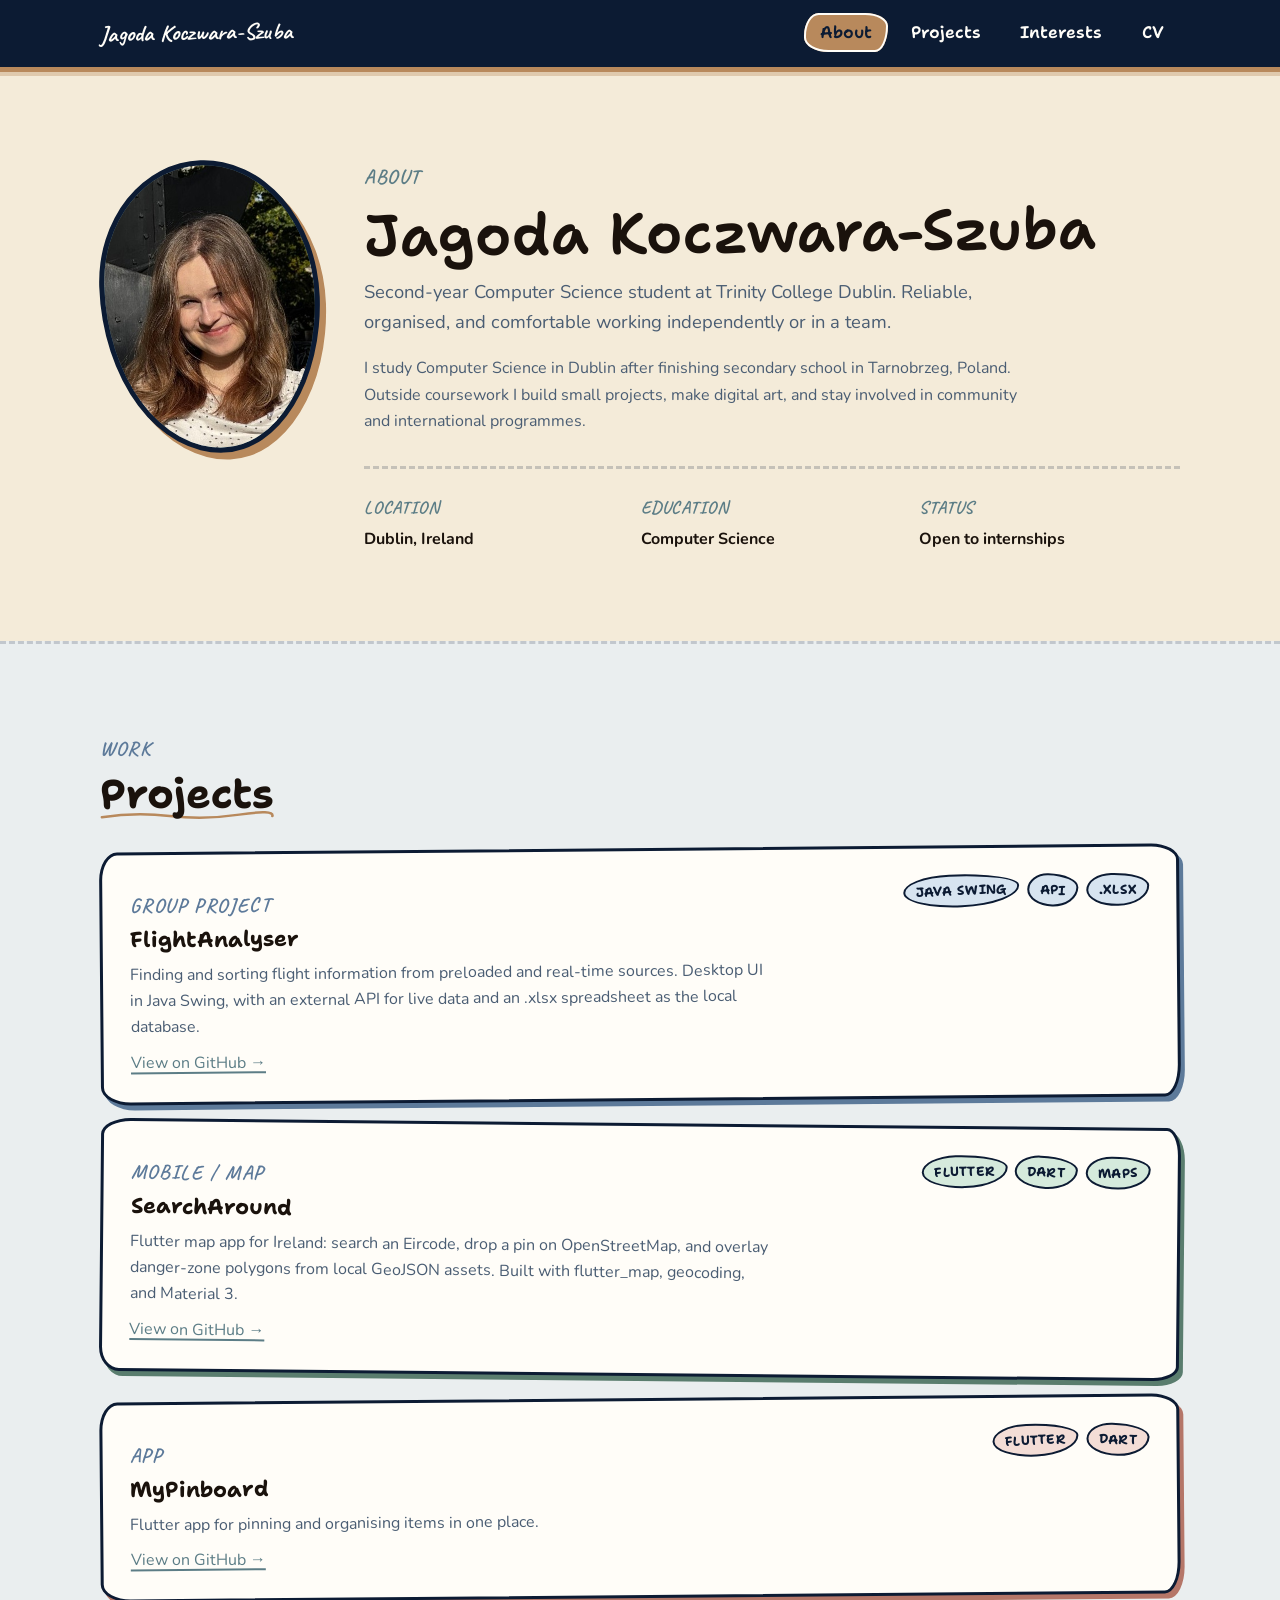
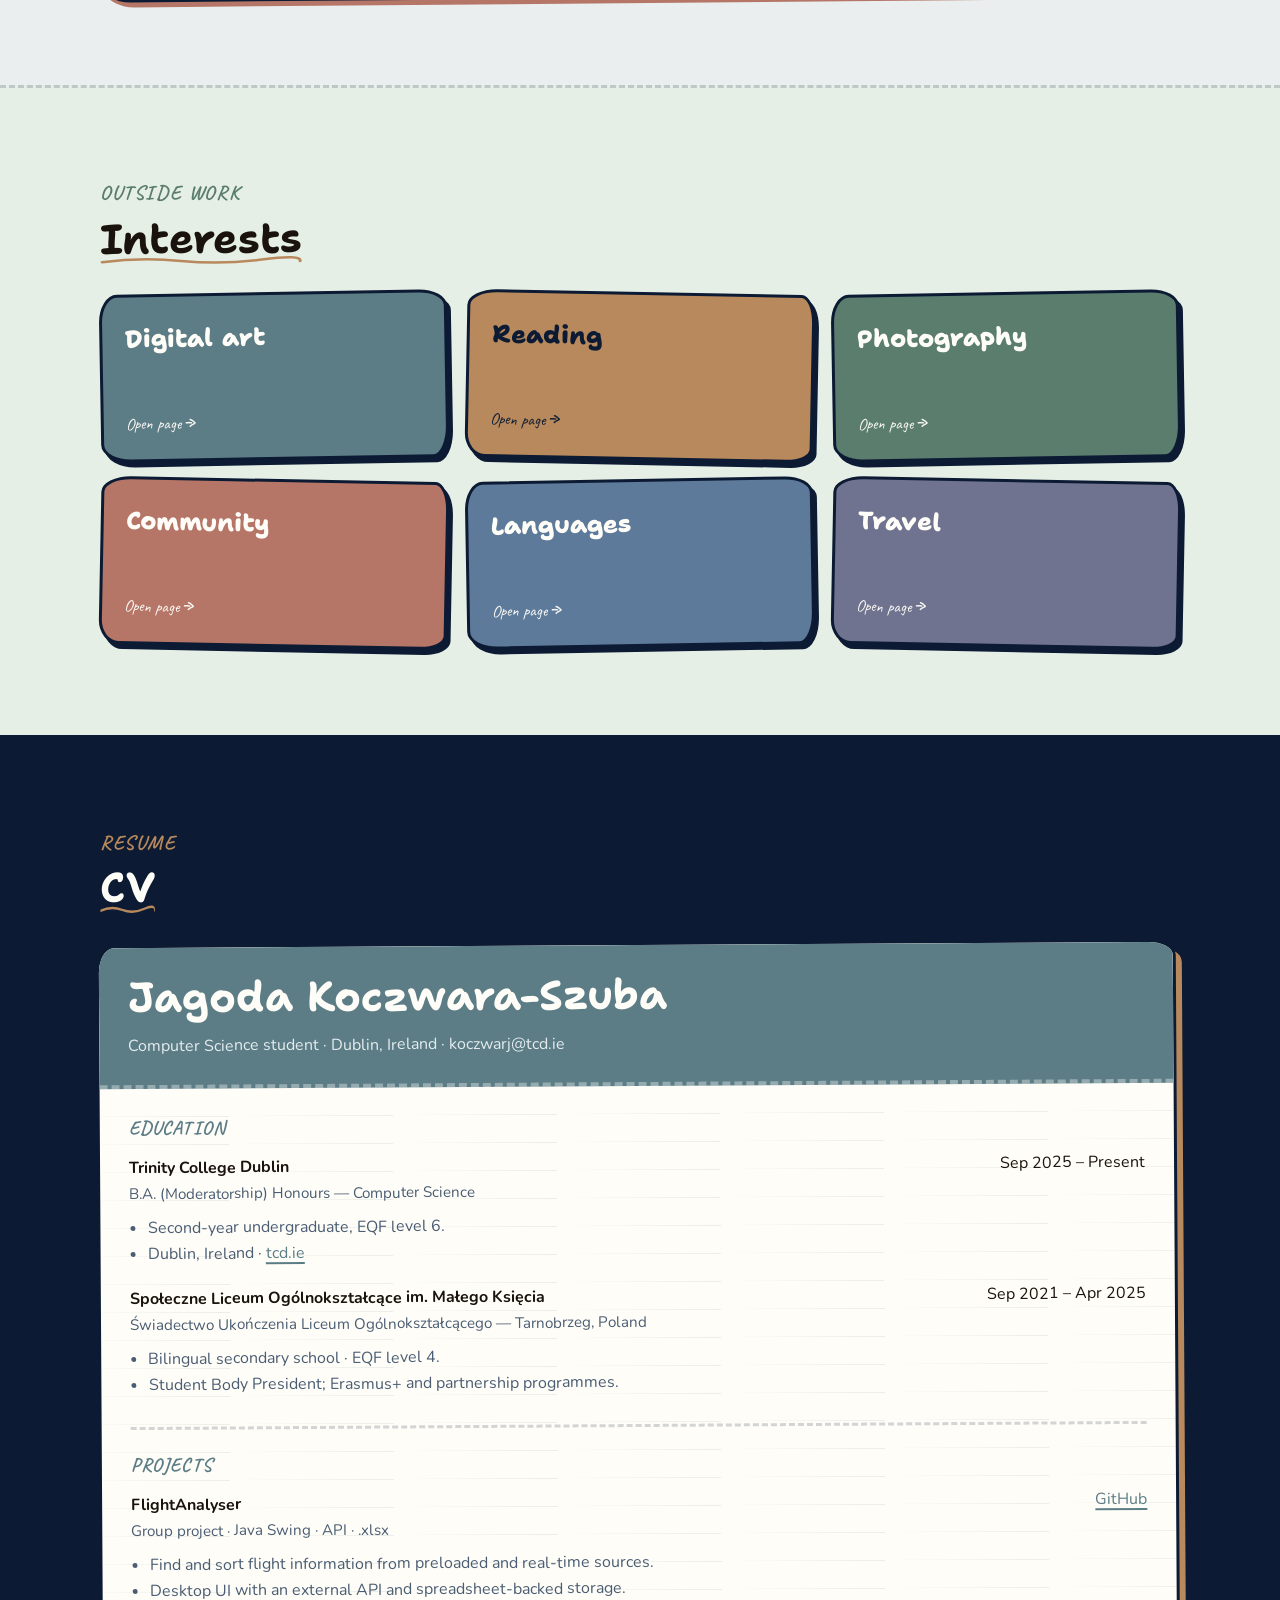
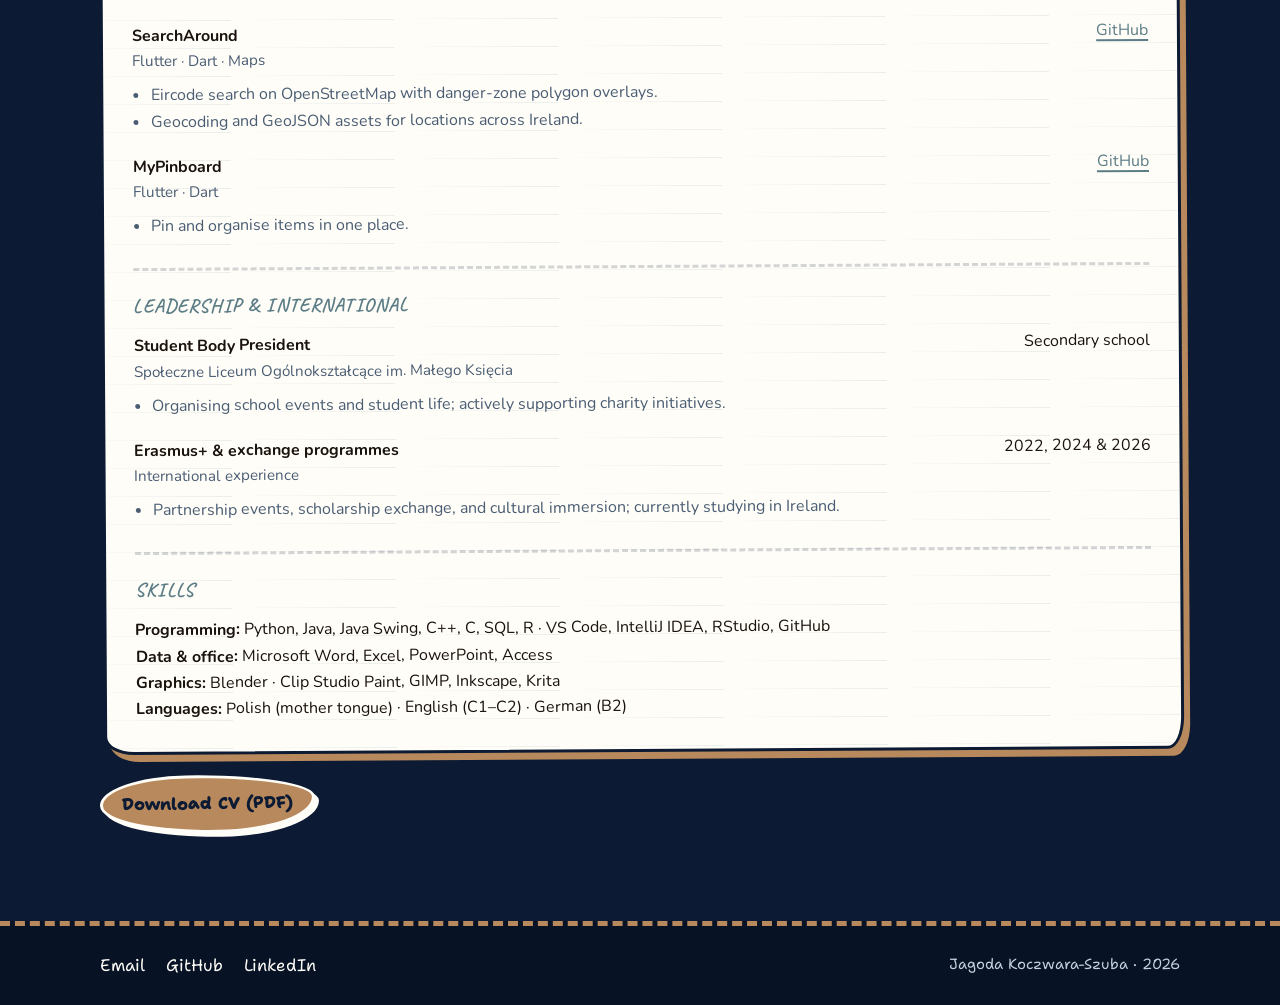
<file: index.html>
<!DOCTYPE html>
<html lang="en">
<head>
  <meta charset="UTF-8">
  <meta name="viewport" content="width=device-width, initial-scale=1.0">
  <title>Jagoda Koczwara-Szuba · Portfolio</title>
  <meta name="description" content="Second-year Computer Science student at Trinity College Dublin — projects, interests, and CV.">
  <link rel="icon" href="favicon.svg" type="image/svg+xml">
  <link rel="preconnect" href="https://fonts.googleapis.com">
  <link rel="preconnect" href="https://fonts.gstatic.com" crossorigin>
  <link href="https://fonts.googleapis.com/css2?family=Caveat:wght@600;700&family=Nunito:ital,wght@0,400;0,600;0,700;0,800;1,400&family=Shantell+Sans:ital,wght@0,400;0,500;0,600;0,700;0,800;1,400&display=swap" rel="stylesheet">
  <link rel="stylesheet" href="css/style.css?v=sketch19">
</head>
<body>
  <a class="skip-link" href="#about">Skip to content</a>

  <header class="nav">
    <div class="wrap nav-inner">
      <a class="brand" href="#about">Jagoda Koczwara-Szuba</a>
      <button class="nav-toggle" type="button" aria-expanded="false" aria-controls="nav-links" aria-label="Open menu">
        <span></span><span></span><span></span>
      </button>
      <ul class="nav-links" id="nav-links">
        <li><a href="#about">About</a></li>
        <li><a href="#projects">Projects</a></li>
        <li><a href="#interests">Interests</a></li>
        <li><a href="#cv">CV</a></li>
      </ul>
    </div>
  </header>

  <main>
    <section id="about" class="section section--peach">
      <div class="wrap about-grid">
        <div class="portrait">
          <img src="images/portrait.jpg?v=5" alt="Jagoda Koczwara-Szuba">
        </div>
        <div>
          <p class="eyebrow">About</p>
          <h1>Jagoda Koczwara-Szuba</h1>
          <p class="lede">Second-year Computer Science student at Trinity College Dublin. Reliable, organised, and comfortable working independently or in a team.</p>
          <p class="intro">I study Computer Science in Dublin after finishing secondary school in Tarnobrzeg, Poland. Outside coursework I build small projects, make digital art, and stay involved in community and international programmes.</p>
          <dl class="facts">
            <div>
              <dt>Location</dt>
              <dd>Dublin, Ireland</dd>
            </div>
            <div>
              <dt>Education</dt>
              <dd>Computer Science</dd>
            </div>
            <div>
              <dt>Status</dt>
              <dd>Open to internships</dd>
            </div>
          </dl>
        </div>
      </div>
    </section>

    <section id="projects" class="section section--ice">
      <div class="wrap">
        <p class="eyebrow">Work</p>
        <h2>Projects</h2>
        <div class="project-list">
          <article class="project-card project-card--sky">
            <div>
              <p class="eyebrow">Group project</p>
              <h3>FlightAnalyser</h3>
              <p>Finding and sorting flight information from preloaded and real-time sources. Desktop UI in Java Swing, with an external API for live data and an .xlsx spreadsheet as the local database.</p>
              <p><a href="https://github.com/IceryDev/Flight-Analyser" target="_blank" rel="noopener noreferrer">View on GitHub →</a></p>
            </div>
            <div class="tags">
              <span class="tag">Java Swing</span>
              <span class="tag">API</span>
              <span class="tag">.xlsx</span>
            </div>
          </article>
          <article class="project-card project-card--teal">
            <div>
              <p class="eyebrow">Mobile / map</p>
              <h3>SearchAround</h3>
              <p>Flutter map app for Ireland: search an Eircode, drop a pin on OpenStreetMap, and overlay danger-zone polygons from local GeoJSON assets. Built with flutter_map, geocoding, and Material 3.</p>
              <p><a href="https://github.com/jagoda-ks/SearchAround" target="_blank" rel="noopener noreferrer">View on GitHub →</a></p>
            </div>
            <div class="tags">
              <span class="tag">Flutter</span>
              <span class="tag">Dart</span>
              <span class="tag">Maps</span>
            </div>
          </article>
          <article class="project-card project-card--coral">
            <div>
              <p class="eyebrow">App</p>
              <h3>MyPinboard</h3>
              <p>Flutter app for pinning and organising items in one place.</p>
              <p><a href="https://github.com/jagoda-ks/MyPinboard/" target="_blank" rel="noopener noreferrer">View on GitHub →</a></p>
            </div>
            <div class="tags">
              <span class="tag">Flutter</span>
              <span class="tag">Dart</span>
            </div>
          </article>
        </div>
      </div>
    </section>

    <section id="interests" class="section section--mint">
      <div class="wrap">
        <p class="eyebrow">Outside work</p>
        <h2>Interests</h2>
        <div class="interest-grid">
          <a class="interest-btn interest-btn--berry" href="interests/photography.html">
            <strong>Digital art</strong>
            <span>Open page →</span>
          </a>
          <a class="interest-btn interest-btn--gold" href="interests/reading.html">
            <strong>Reading</strong>
            <span>Open page →</span>
          </a>
          <a class="interest-btn interest-btn--teal" href="interests/music.html">
            <strong>Photography</strong>
            <span>Open page →</span>
          </a>
          <a class="interest-btn interest-btn--coral" href="interests/sport.html">
            <strong>Community</strong>
            <span>Open page →</span>
          </a>
          <a class="interest-btn interest-btn--sky" href="interests/writing.html">
            <strong>Languages</strong>
            <span>Open page →</span>
          </a>
          <a class="interest-btn interest-btn--violet" href="interests/travel.html">
            <strong>Travel</strong>
            <span>Open page →</span>
          </a>
        </div>
      </div>
    </section>

    <section id="cv" class="section section--navy">
      <div class="wrap">
        <p class="eyebrow">Resume</p>
        <h2>CV</h2>
        <div class="cv-sheet">
          <div class="cv-header">
            <h2>Jagoda Koczwara-Szuba</h2>
            <p>Computer Science student · Dublin, Ireland · koczwarj@tcd.ie</p>
          </div>
          <div class="cv-body">
            <div class="cv-block">
              <h3>Education</h3>
              <article class="cv-entry">
                <header>
                  <strong>Trinity College Dublin</strong>
                  <span>Sep 2025 – Present</span>
                </header>
                <p class="role">B.A. (Moderatorship) Honours — Computer Science</p>
                <ul>
                  <li>Second-year undergraduate, EQF level 6.</li>
                  <li>Dublin, Ireland · <a href="https://www.tcd.ie" target="_blank" rel="noopener noreferrer">tcd.ie</a></li>
                </ul>
              </article>
              <article class="cv-entry">
                <header>
                  <strong>Społeczne Liceum Ogólnokształcące im. Małego Księcia</strong>
                  <span>Sep 2021 – Apr 2025</span>
                </header>
                <p class="role">Świadectwo Ukończenia Liceum Ogólnokształcącego — Tarnobrzeg, Poland</p>
                <ul>
                  <li>Bilingual secondary school · EQF level 4.</li>
                  <li>Student Body President; Erasmus+ and partnership programmes.</li>
                </ul>
              </article>
            </div>
            <div class="cv-block">
              <h3>Projects</h3>
              <article class="cv-entry">
                <header>
                  <strong>FlightAnalyser</strong>
                  <span><a href="https://github.com/IceryDev/Flight-Analyser" target="_blank" rel="noopener noreferrer">GitHub</a></span>
                </header>
                <p class="role">Group project · Java Swing · API · .xlsx</p>
                <ul>
                  <li>Find and sort flight information from preloaded and real-time sources.</li>
                  <li>Desktop UI with an external API and spreadsheet-backed storage.</li>
                </ul>
              </article>
              <article class="cv-entry">
                <header>
                  <strong>SearchAround</strong>
                  <span><a href="https://github.com/jagoda-ks/SearchAround" target="_blank" rel="noopener noreferrer">GitHub</a></span>
                </header>
                <p class="role">Flutter · Dart · Maps</p>
                <ul>
                  <li>Eircode search on OpenStreetMap with danger-zone polygon overlays.</li>
                  <li>Geocoding and GeoJSON assets for locations across Ireland.</li>
                </ul>
              </article>
              <article class="cv-entry">
                <header>
                  <strong>MyPinboard</strong>
                  <span><a href="https://github.com/jagoda-ks/MyPinboard/" target="_blank" rel="noopener noreferrer">GitHub</a></span>
                </header>
                <p class="role">Flutter · Dart</p>
                <ul>
                  <li>Pin and organise items in one place.</li>
                </ul>
              </article>
            </div>
            <div class="cv-block">
              <h3>Leadership &amp; international</h3>
              <article class="cv-entry">
                <header>
                  <strong>Student Body President</strong>
                  <span>Secondary school</span>
                </header>
                <p class="role">Społeczne Liceum Ogólnokształcące im. Małego Księcia</p>
                <ul>
                  <li>Organising school events and student life; actively supporting charity initiatives.</li>
                </ul>
              </article>
              <article class="cv-entry">
                <header>
                  <strong>Erasmus+ &amp; exchange programmes</strong>
                  <span>2022, 2024 &amp; 2026</span>
                </header>
                <p class="role">International experience</p>
                <ul>
                  <li>Partnership events, scholarship exchange, and cultural immersion; currently studying in Ireland.</li>
                </ul>
              </article>
            </div>
            <div class="cv-block">
              <h3>Skills</h3>
              <p class="role"><strong>Programming:</strong> Python, Java, Java Swing, C++, C, SQL, R · VS Code, IntelliJ IDEA, RStudio, GitHub</p>
              <p class="role"><strong>Data &amp; office:</strong> Microsoft Word, Excel, PowerPoint, Access</p>
              <p class="role"><strong>Graphics:</strong> Blender · Clip Studio Paint, GIMP, Inkscape, Krita</p>
              <p class="role"><strong>Languages:</strong> Polish (mother tongue) · English (C1–C2) · German (B2)</p>
            </div>
          </div>
        </div>
        <div class="cv-actions">
          <a class="btn" href="cv.pdf" download="Jagoda-Koczwara-Szuba-CV.pdf">Download CV (PDF)</a>
        </div>
      </div>
    </section>
  </main>

  <footer class="footer">
    <div class="wrap footer-inner">
      <div>
        <a href="mailto:koczwarj@tcd.ie">Email</a>
        <a href="https://github.com/jagoda-ks" target="_blank" rel="noopener noreferrer">GitHub</a>
        <a href="https://www.linkedin.com/in/jagoda-natalia-33579b438/" target="_blank" rel="noopener noreferrer">LinkedIn</a>
      </div>
      <p>Jagoda Koczwara-Szuba · 2026</p>
    </div>
  </footer>

  <script src="js/main.js"></script>
</body>
</html>
</file>
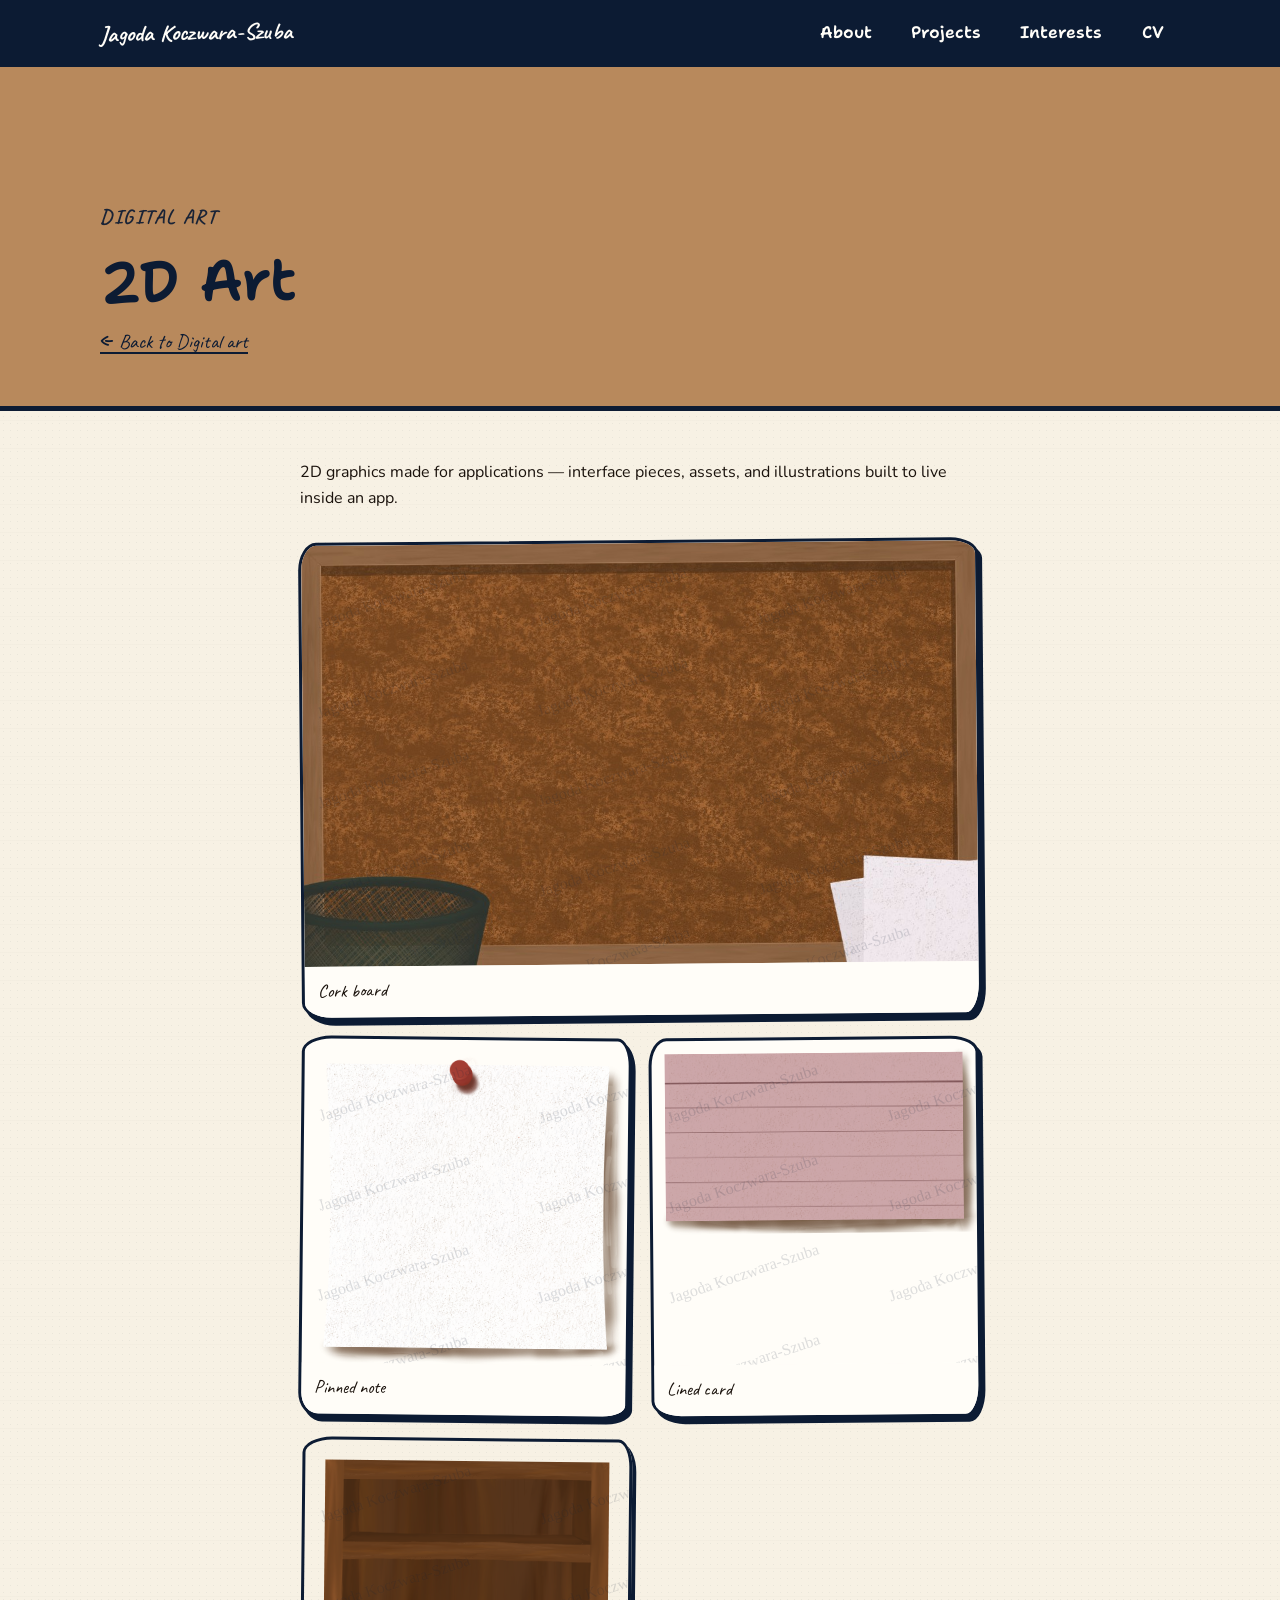
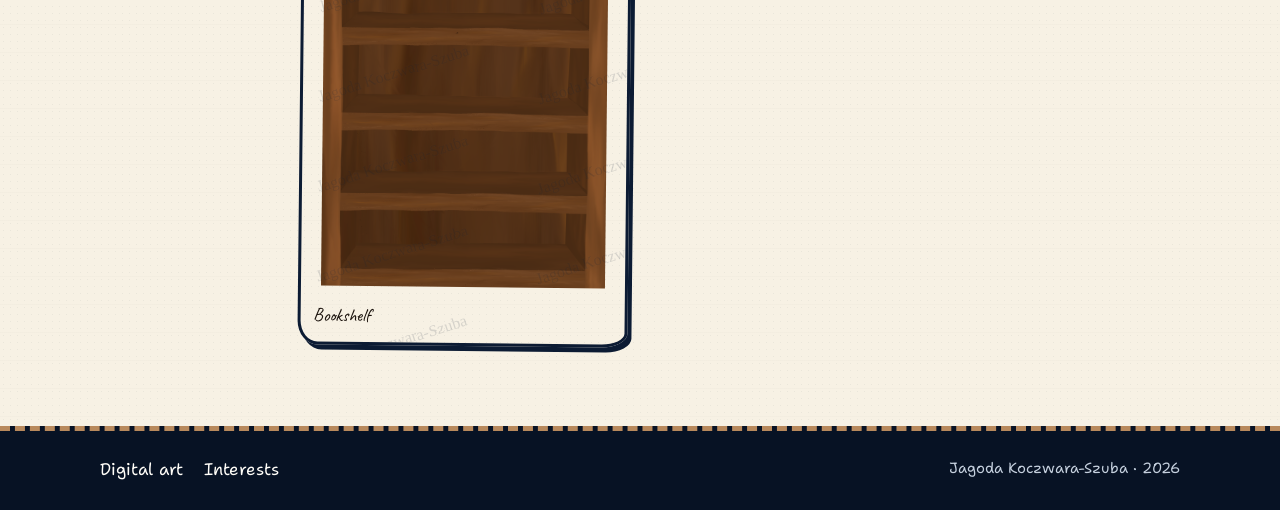
<file: interests/art-2d.html>
<!DOCTYPE html>
<html lang="en">
<head>
  <meta charset="UTF-8">
  <meta name="viewport" content="width=device-width, initial-scale=1.0">
  <title>2D Art · Jagoda Koczwara-Szuba</title>
  <link rel="icon" href="../favicon.svg" type="image/svg+xml">
  <link rel="preconnect" href="https://fonts.googleapis.com">
  <link rel="preconnect" href="https://fonts.gstatic.com" crossorigin>
  <link href="https://fonts.googleapis.com/css2?family=Caveat:wght@600;700&family=Nunito:ital,wght@0,400;0,600;0,700;0,800;1,400&family=Shantell+Sans:ital,wght@0,400;0,500;0,600;0,700;0,800;1,400&display=swap" rel="stylesheet">
  <link rel="stylesheet" href="../css/style.css?v=sketch30">
</head>
<body>
  <header class="nav">
    <div class="wrap nav-inner">
      <a class="brand" href="../index.html">Jagoda Koczwara-Szuba</a>
      <button class="nav-toggle" type="button" aria-expanded="false" aria-controls="nav-links" aria-label="Open menu">
        <span></span><span></span><span></span>
      </button>
      <ul class="nav-links" id="nav-links">
        <li><a href="../index.html#about">About</a></li>
        <li><a href="../index.html#projects">Projects</a></li>
        <li><a href="../index.html#interests">Interests</a></li>
        <li><a href="../index.html#cv">CV</a></li>
      </ul>
    </div>
  </header>

  <section class="page-hero page-hero--art-2d">
    <div class="wrap">
      <p class="eyebrow">Digital art</p>
      <h1>2D Art</h1>
      <p class="back-link"><a href="photography.html">← Back to Digital art</a></p>
    </div>
  </section>

  <section class="page-content">
    <div class="wrap wrap--art">
      <p>2D graphics made for applications — interface pieces, assets, and illustrations built to live inside an app.</p>
      <div class="art-gallery" oncontextmenu="return false;">
        <figure class="art-frame art-frame--wide">
          <img class="art-frame__image" src="../images/art-2d/cork-board.jpg" alt="Cork board drawing" draggable="false">
          <span class="art-frame__shield" aria-hidden="true"></span>
          <figcaption>Cork board</figcaption>
        </figure>
        <figure class="art-frame">
          <img class="art-frame__image" src="../images/art-2d/note.png" alt="Pinned paper note drawing" draggable="false">
          <span class="art-frame__shield" aria-hidden="true"></span>
          <figcaption>Pinned note</figcaption>
        </figure>
        <figure class="art-frame">
          <img class="art-frame__image" src="../images/art-2d/popup-note.png" alt="Lined paper card drawing" draggable="false">
          <span class="art-frame__shield" aria-hidden="true"></span>
          <figcaption>Lined card</figcaption>
        </figure>
        <figure class="art-frame art-frame--padded">
          <img class="art-frame__image" src="../images/art-2d/bookshelf.png" alt="Wooden bookshelf drawing" draggable="false">
          <span class="art-frame__shield" aria-hidden="true"></span>
          <figcaption>Bookshelf</figcaption>
        </figure>
      </div>
    </div>
  </section>

  <footer class="footer">
    <div class="wrap footer-inner">
      <div>
        <a href="photography.html">Digital art</a>
        <a href="../index.html#interests">Interests</a>
      </div>
      <p>Jagoda Koczwara-Szuba · 2026</p>
    </div>
  </footer>
  <script src="../js/main.js?v=2"></script>
</body>
</html>
</file>
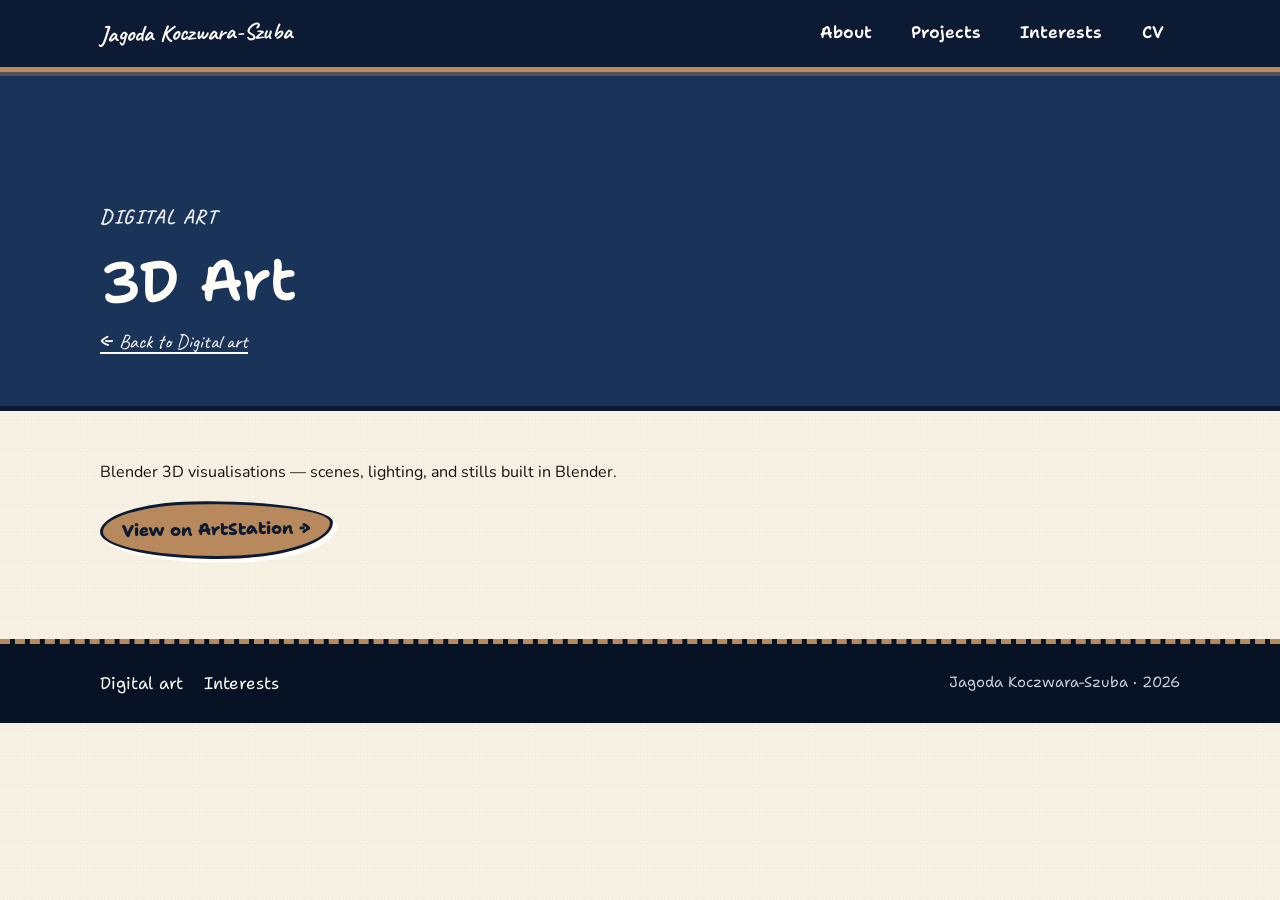
<file: interests/art-3d.html>
<!DOCTYPE html>
<html lang="en">
<head>
  <meta charset="UTF-8">
  <meta name="viewport" content="width=device-width, initial-scale=1.0">
  <title>3D Art · Jagoda Koczwara-Szuba</title>
  <link rel="icon" href="../favicon.svg" type="image/svg+xml">
  <link rel="preconnect" href="https://fonts.googleapis.com">
  <link rel="preconnect" href="https://fonts.gstatic.com" crossorigin>
  <link href="https://fonts.googleapis.com/css2?family=Caveat:wght@600;700&family=Nunito:ital,wght@0,400;0,600;0,700;0,800;1,400&family=Shantell+Sans:ital,wght@0,400;0,500;0,600;0,700;0,800;1,400&display=swap" rel="stylesheet">
  <link rel="stylesheet" href="../css/style.css?v=sketch2">
</head>
<body>
  <header class="nav">
    <div class="wrap nav-inner">
      <a class="brand" href="../index.html">Jagoda Koczwara-Szuba</a>
      <button class="nav-toggle" type="button" aria-expanded="false" aria-controls="nav-links" aria-label="Open menu">
        <span></span><span></span><span></span>
      </button>
      <ul class="nav-links" id="nav-links">
        <li><a href="../index.html#about">About</a></li>
        <li><a href="../index.html#projects">Projects</a></li>
        <li><a href="../index.html#interests">Interests</a></li>
        <li><a href="../index.html#cv">CV</a></li>
      </ul>
    </div>
  </header>

  <section class="page-hero page-hero--art-3d">
    <div class="wrap">
      <p class="eyebrow">Digital art</p>
      <h1>3D Art</h1>
      <p class="back-link"><a href="photography.html">← Back to Digital art</a></p>
    </div>
  </section>

  <section class="page-content">
    <div class="wrap">
      <p>Blender 3D visualisations — scenes, lighting, and stills built in Blender.</p>
      <p><a class="btn" href="https://www.artstation.com/hum4n_being" target="_blank" rel="noopener noreferrer">View on ArtStation →</a></p>
    </div>
  </section>

  <footer class="footer">
    <div class="wrap footer-inner">
      <div>
        <a href="photography.html">Digital art</a>
        <a href="../index.html#interests">Interests</a>
      </div>
      <p>Jagoda Koczwara-Szuba · 2026</p>
    </div>
  </footer>
  <script src="../js/main.js"></script>
</body>
</html>
</file>
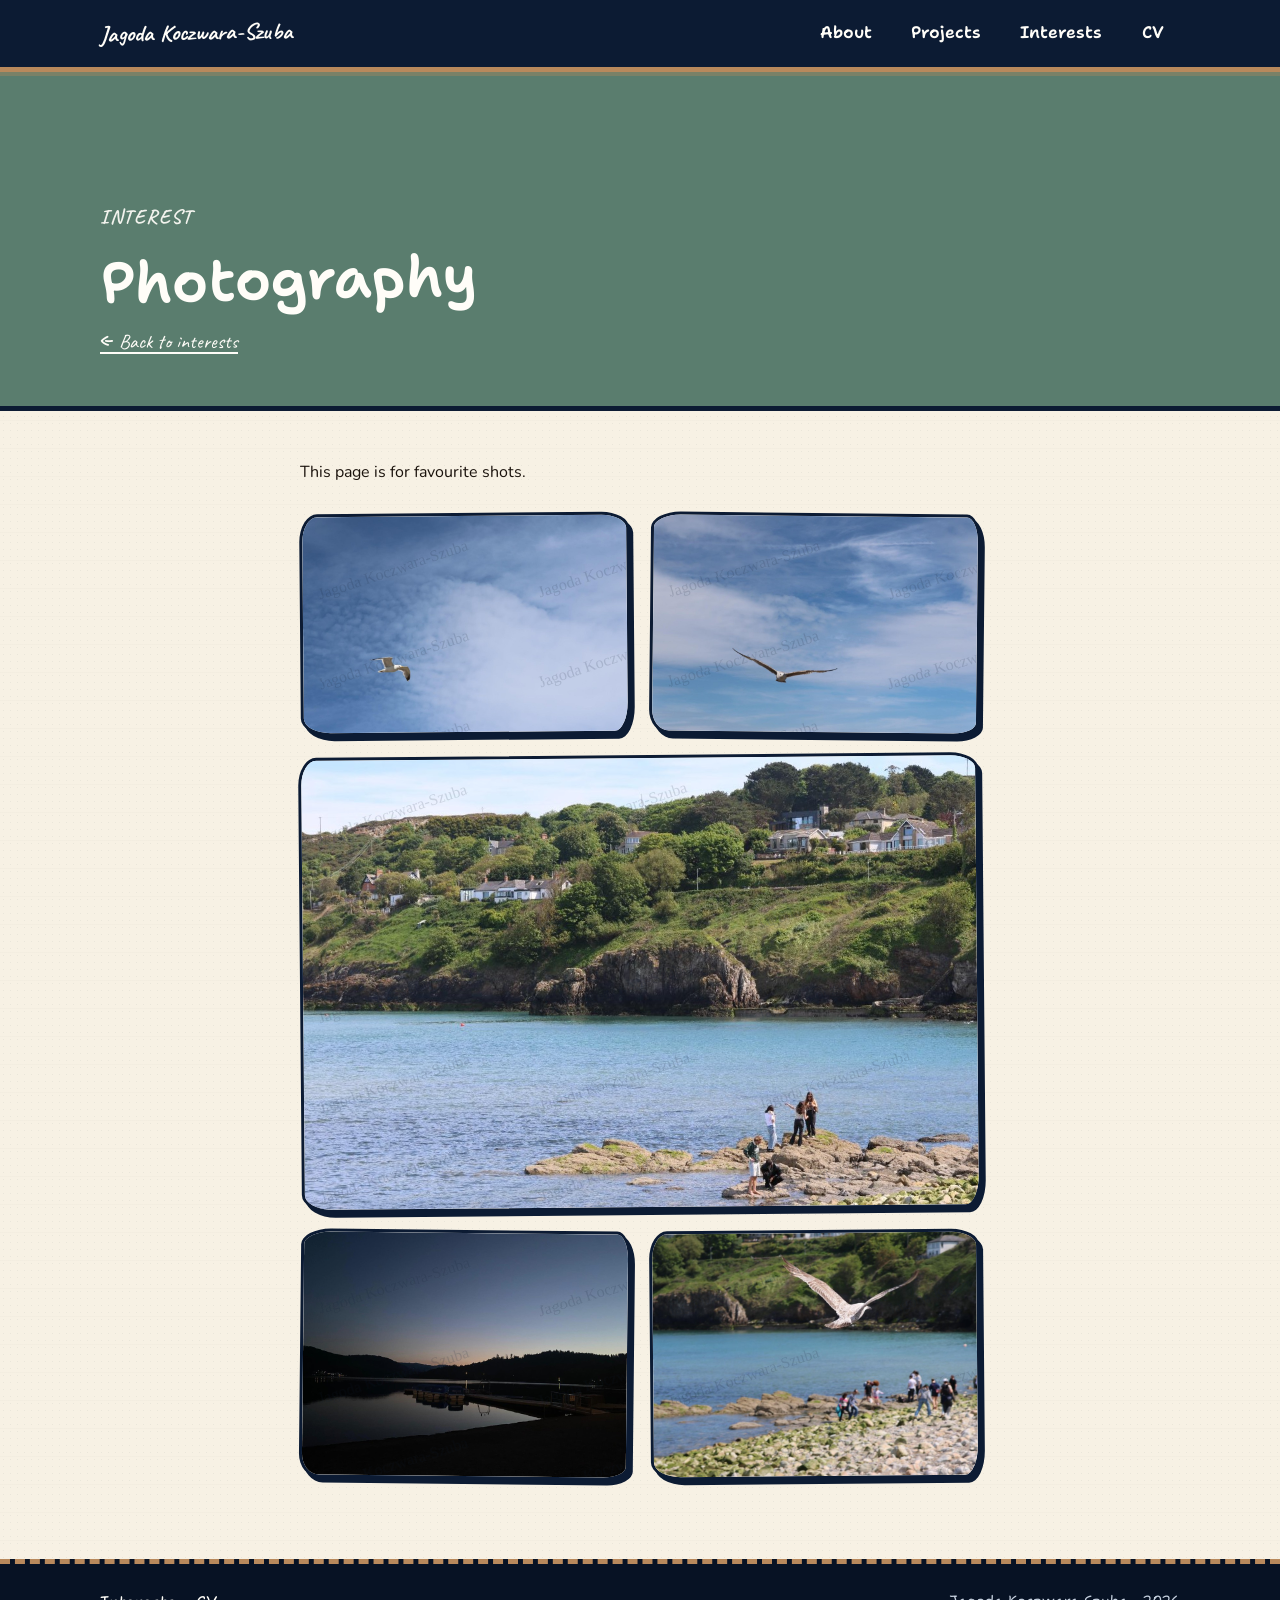
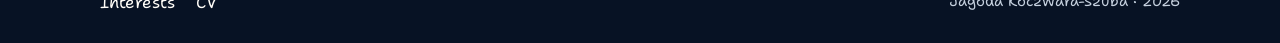
<file: interests/music.html>
<!DOCTYPE html>
<html lang="en">
<head>
  <meta charset="UTF-8">
  <meta name="viewport" content="width=device-width, initial-scale=1.0">
  <title>Photography · Jagoda Koczwara-Szuba</title>
  <link rel="icon" href="../favicon.svg" type="image/svg+xml">
  <link rel="preconnect" href="https://fonts.googleapis.com">
  <link rel="preconnect" href="https://fonts.gstatic.com" crossorigin>
  <link href="https://fonts.googleapis.com/css2?family=Caveat:wght@600;700&family=Nunito:ital,wght@0,400;0,600;0,700;0,800;1,400&family=Shantell+Sans:ital,wght@0,400;0,500;0,600;0,700;0,800;1,400&display=swap" rel="stylesheet">
  <link rel="stylesheet" href="../css/style.css?v=sketch35">
</head>
<body>
  <header class="nav">
    <div class="wrap nav-inner">
      <a class="brand" href="../index.html">Jagoda Koczwara-Szuba</a>
      <button class="nav-toggle" type="button" aria-expanded="false" aria-controls="nav-links" aria-label="Open menu">
        <span></span><span></span><span></span>
      </button>
      <ul class="nav-links" id="nav-links">
        <li><a href="../index.html#about">About</a></li>
        <li><a href="../index.html#projects">Projects</a></li>
        <li><a href="../index.html#interests">Interests</a></li>
        <li><a href="../index.html#cv">CV</a></li>
      </ul>
    </div>
  </header>

  <section class="page-hero page-hero--music">
    <div class="wrap">
      <p class="eyebrow">Interest</p>
      <h1>Photography</h1>
      <p class="back-link"><a href="../index.html#interests">← Back to interests</a></p>
    </div>
  </section>

  <section class="page-content">
    <div class="wrap wrap--art">
      <p>This page is for favourite shots.</p>
      <div class="art-gallery">
        <figure class="art-frame">
          <img class="art-frame__image" src="../images/photography/seagull-sky.jpg" alt="Seagull flying against a cloudy blue sky" draggable="false">
          <span class="art-frame__shield" aria-hidden="true"></span>
        </figure>
        <figure class="art-frame">
          <img class="art-frame__image" src="../images/photography/seagull-flight.jpg" alt="Seagull flying towards the camera" draggable="false">
          <span class="art-frame__shield" aria-hidden="true"></span>
        </figure>
        <figure class="art-frame art-frame--wide">
          <img class="art-frame__image" src="../images/photography/coast.jpg" alt="Coastal cove with houses on a hillside and people standing on rocks" draggable="false">
          <span class="art-frame__shield" aria-hidden="true"></span>
        </figure>
        <figure class="art-frame">
          <img class="art-frame__image" src="../images/photography/lake-evening.jpg" alt="Evening lake with boats at a jetty" draggable="false">
          <span class="art-frame__shield" aria-hidden="true"></span>
        </figure>
        <figure class="art-frame art-frame--cover">
          <img class="art-frame__image" src="../images/photography/seagull-shore.jpg" alt="Seagull flying over a pebble beach" draggable="false">
          <span class="art-frame__shield" aria-hidden="true"></span>
        </figure>
      </div>
    </div>
  </section>

  <footer class="footer">
    <div class="wrap footer-inner">
      <div>
        <a href="../index.html#interests">Interests</a>
        <a href="../index.html#cv">CV</a>
      </div>
      <p>Jagoda Koczwara-Szuba · 2026</p>
    </div>
  </footer>
  <script src="../js/main.js"></script>
</body>
</html>
</file>
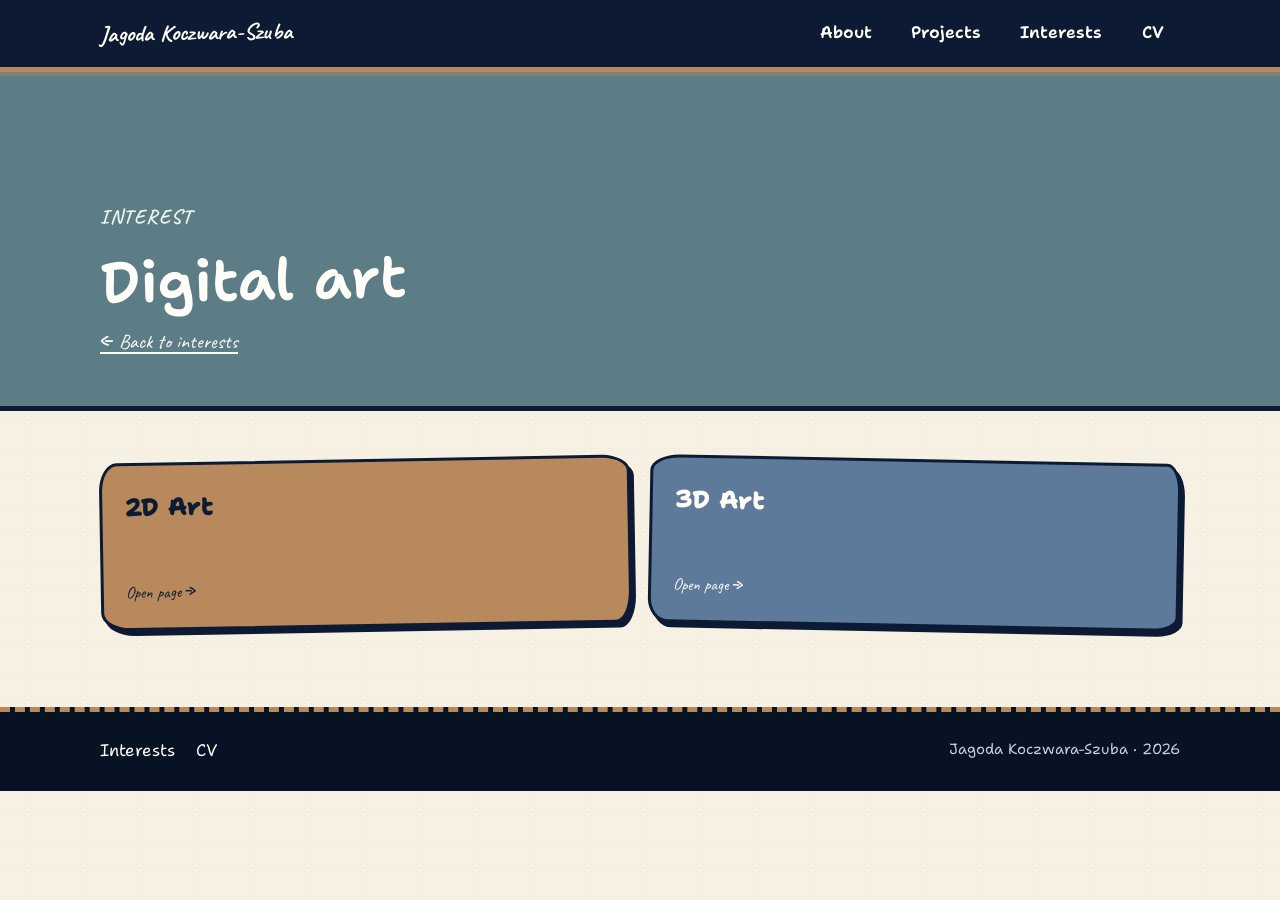
<file: interests/photography.html>
<!DOCTYPE html>
<html lang="en">
<head>
  <meta charset="UTF-8">
  <meta name="viewport" content="width=device-width, initial-scale=1.0">
  <title>Digital art · Jagoda Koczwara-Szuba</title>
  <link rel="icon" href="../favicon.svg" type="image/svg+xml">
  <link rel="preconnect" href="https://fonts.googleapis.com">
  <link rel="preconnect" href="https://fonts.gstatic.com" crossorigin>
  <link href="https://fonts.googleapis.com/css2?family=Caveat:wght@600;700&family=Nunito:ital,wght@0,400;0,600;0,700;0,800;1,400&family=Shantell+Sans:ital,wght@0,400;0,500;0,600;0,700;0,800;1,400&display=swap" rel="stylesheet">
  <link rel="stylesheet" href="../css/style.css?v=sketch19">
</head>
<body>
  <header class="nav">
    <div class="wrap nav-inner">
      <a class="brand" href="../index.html">Jagoda Koczwara-Szuba</a>
      <button class="nav-toggle" type="button" aria-expanded="false" aria-controls="nav-links" aria-label="Open menu">
        <span></span><span></span><span></span>
      </button>
      <ul class="nav-links" id="nav-links">
        <li><a href="../index.html#about">About</a></li>
        <li><a href="../index.html#projects">Projects</a></li>
        <li><a href="../index.html#interests">Interests</a></li>
        <li><a href="../index.html#cv">CV</a></li>
      </ul>
    </div>
  </header>

  <section class="page-hero page-hero--photography">
    <div class="wrap">
      <p class="eyebrow">Interest</p>
      <h1>Digital art</h1>
      <p class="back-link"><a href="../index.html#interests">← Back to interests</a></p>
    </div>
  </section>

  <section class="page-content">
    <div class="wrap">
      <div class="interest-grid interest-grid--two">
        <a class="interest-btn interest-btn--gold" href="art-2d.html">
          <strong>2D Art</strong>
          <span>Open page →</span>
        </a>
        <a class="interest-btn interest-btn--sky" href="art-3d.html">
          <strong>3D Art</strong>
          <span>Open page →</span>
        </a>
      </div>
    </div>
  </section>

  <footer class="footer">
    <div class="wrap footer-inner">
      <div>
        <a href="../index.html#interests">Interests</a>
        <a href="../index.html#cv">CV</a>
      </div>
      <p>Jagoda Koczwara-Szuba · 2026</p>
    </div>
  </footer>
  <script src="../js/main.js"></script>
</body>
</html>
</file>
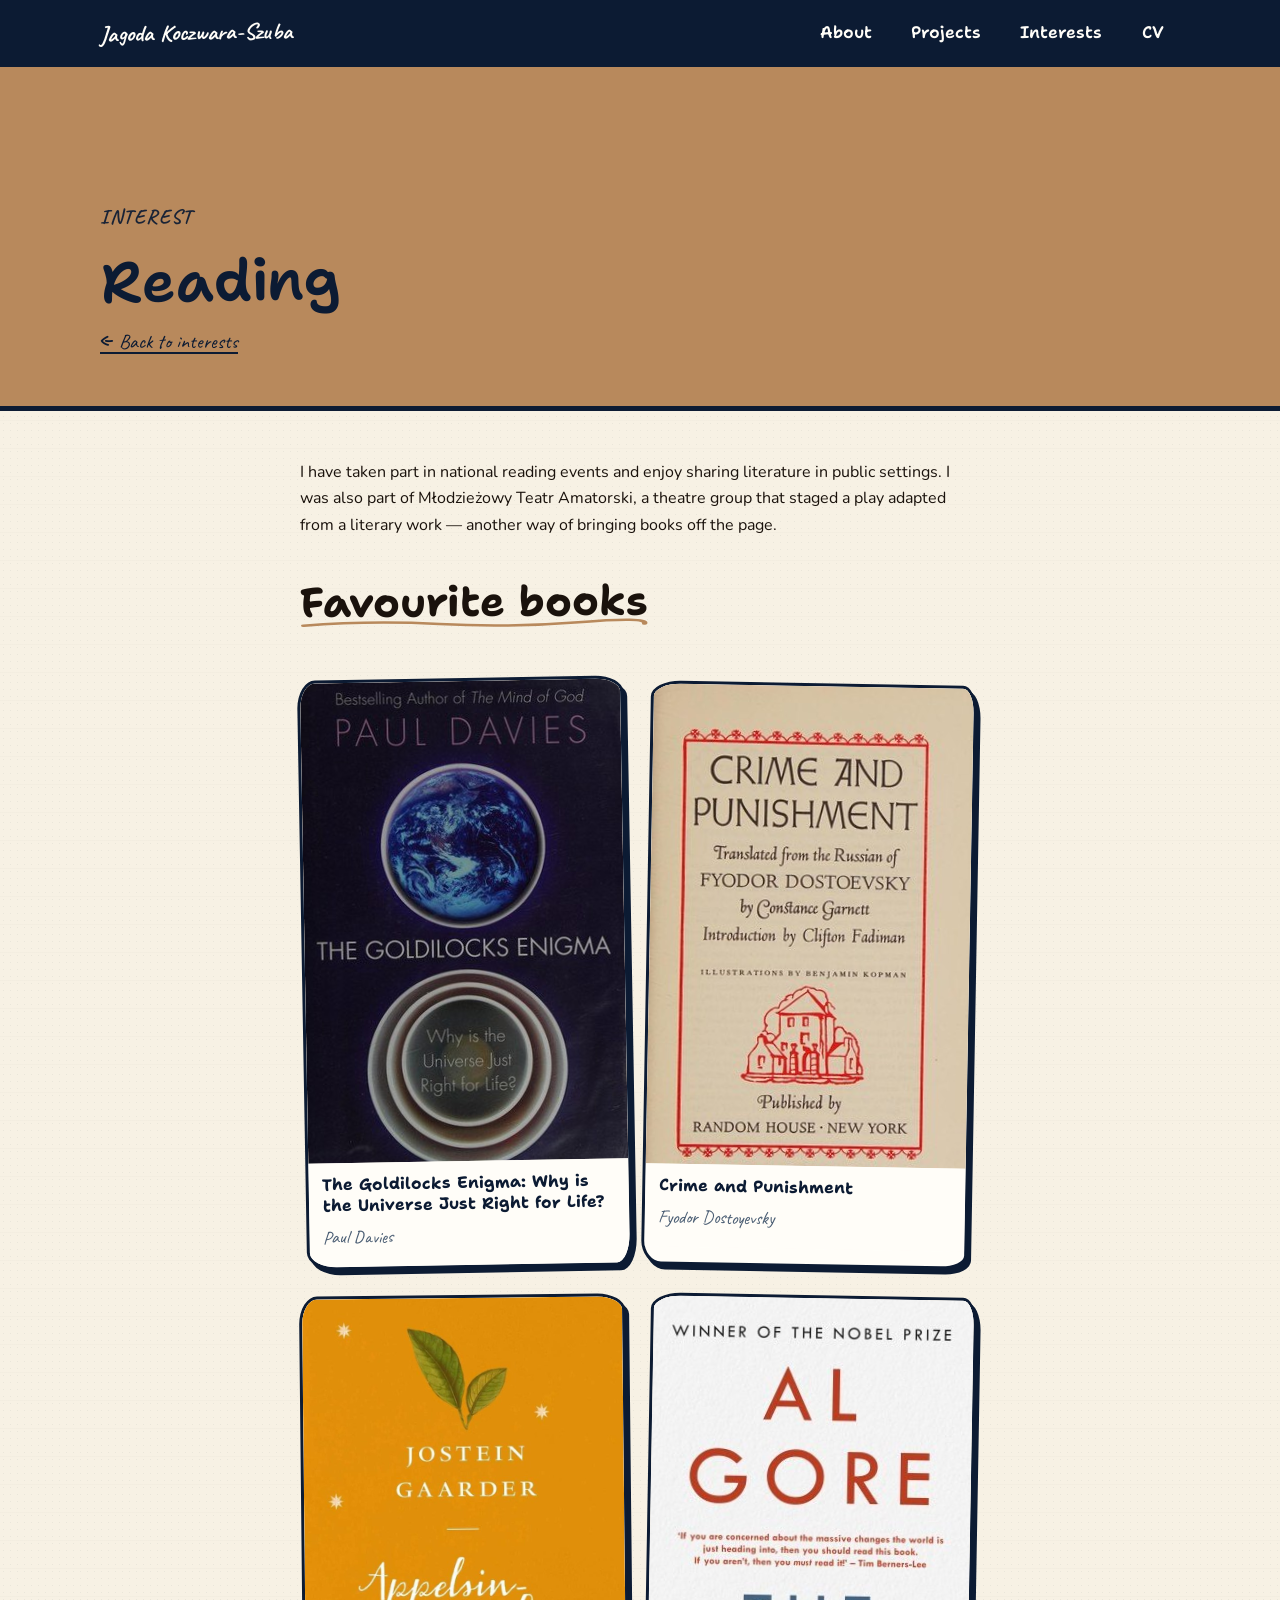
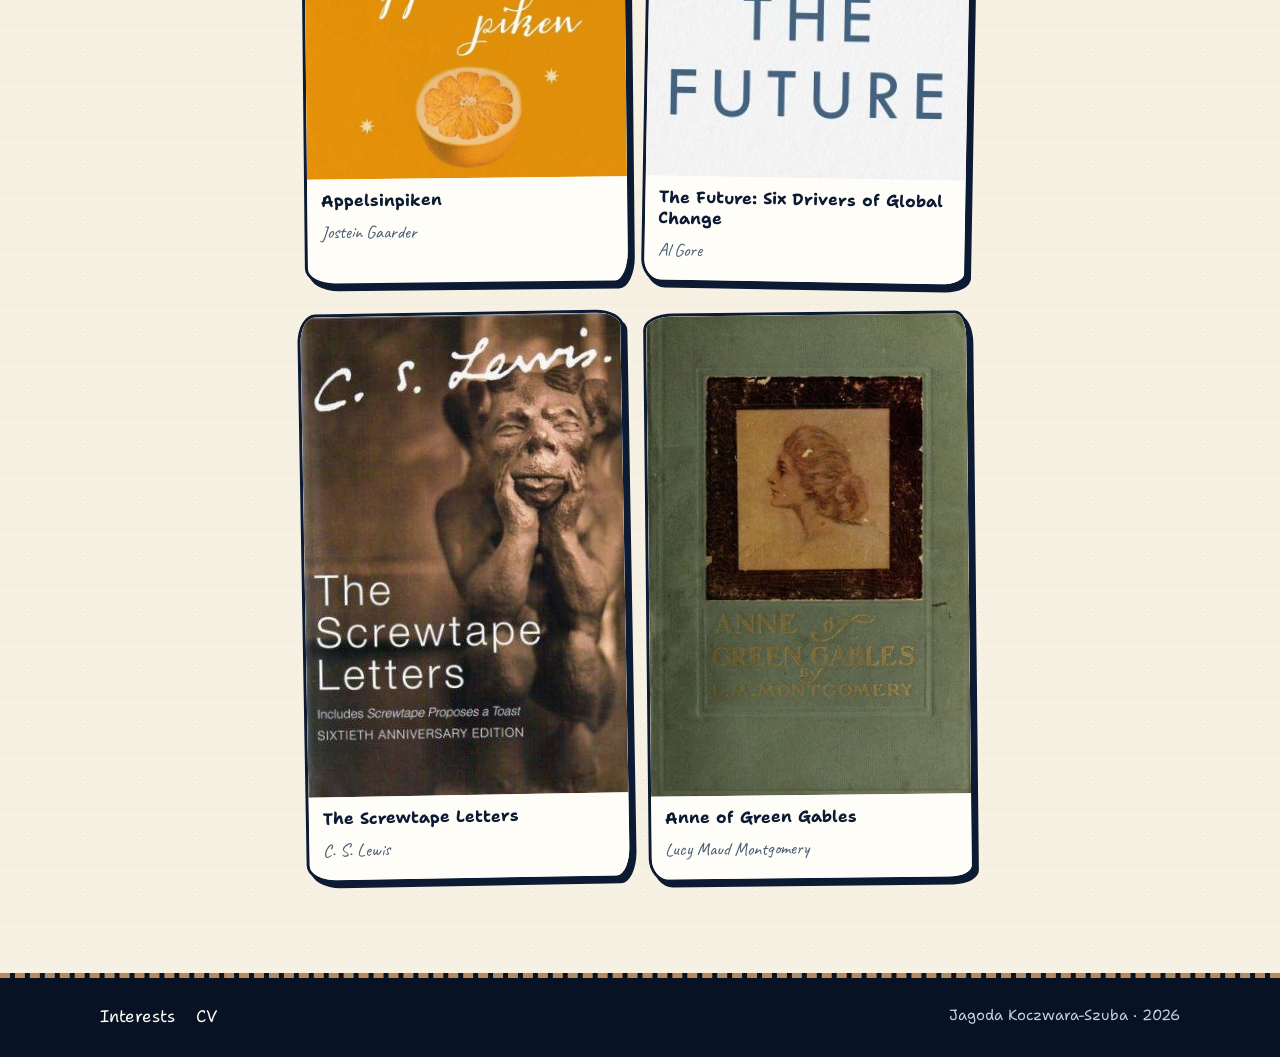
<file: interests/reading.html>
<!DOCTYPE html>
<html lang="en">
<head>
  <meta charset="UTF-8">
  <meta name="viewport" content="width=device-width, initial-scale=1.0">
  <title>Reading · Jagoda Koczwara-Szuba</title>
  <link rel="icon" href="../favicon.svg" type="image/svg+xml">
  <link rel="preconnect" href="https://fonts.googleapis.com">
  <link rel="preconnect" href="https://fonts.gstatic.com" crossorigin>
  <link href="https://fonts.googleapis.com/css2?family=Caveat:wght@600;700&family=Nunito:ital,wght@0,400;0,600;0,700;0,800;1,400&family=Shantell+Sans:ital,wght@0,400;0,500;0,600;0,700;0,800;1,400&display=swap" rel="stylesheet">
  <link rel="stylesheet" href="../css/style.css?v=sketch29">
</head>
<body>
  <header class="nav">
    <div class="wrap nav-inner">
      <a class="brand" href="../index.html">Jagoda Koczwara-Szuba</a>
      <button class="nav-toggle" type="button" aria-expanded="false" aria-controls="nav-links" aria-label="Open menu">
        <span></span><span></span><span></span>
      </button>
      <ul class="nav-links" id="nav-links">
        <li><a href="../index.html#about">About</a></li>
        <li><a href="../index.html#projects">Projects</a></li>
        <li><a href="../index.html#interests">Interests</a></li>
        <li><a href="../index.html#cv">CV</a></li>
      </ul>
    </div>
  </header>

  <section class="page-hero page-hero--reading">
    <div class="wrap">
      <p class="eyebrow">Interest</p>
      <h1>Reading</h1>
      <p class="back-link"><a href="../index.html#interests">← Back to interests</a></p>
    </div>
  </section>

  <section class="page-content">
    <div class="wrap wrap--art">
      <p>I have taken part in national reading events and enjoy sharing literature in public settings. I was also part of Młodzieżowy Teatr Amatorski, a theatre group that staged a play adapted from a literary work — another way of bringing books off the page.</p>

      <h2>Favourite books</h2>
      <ul class="book-grid">
        <li class="book-card">
          <img class="book-card__cover" src="../images/books/goldilocks.jpg" alt="Cover of The Goldilocks Enigma by Paul Davies">
          <div class="book-card__meta">
            <cite class="book-card__title">The Goldilocks Enigma: Why is the Universe Just Right for Life?</cite>
            <span class="book-card__author">Paul Davies</span>
          </div>
        </li>
        <li class="book-card">
          <img class="book-card__cover" src="../images/books/crime.jpg" alt="Cover of Crime and Punishment by Fyodor Dostoyevsky">
          <div class="book-card__meta">
            <cite class="book-card__title">Crime and Punishment</cite>
            <span class="book-card__author">Fyodor Dostoyevsky</span>
          </div>
        </li>
        <li class="book-card">
          <img class="book-card__cover" src="../images/books/appelsinpiken.jpg" alt="Cover of Appelsinpiken by Jostein Gaarder">
          <div class="book-card__meta">
            <cite class="book-card__title">Appelsinpiken</cite>
            <span class="book-card__author">Jostein Gaarder</span>
          </div>
        </li>
        <li class="book-card">
          <img class="book-card__cover" src="../images/books/future.jpg" alt="Cover of The Future by Al Gore">
          <div class="book-card__meta">
            <cite class="book-card__title">The Future: Six Drivers of Global Change</cite>
            <span class="book-card__author">Al Gore</span>
          </div>
        </li>
        <li class="book-card">
          <img class="book-card__cover" src="../images/books/screwtape.jpg" alt="Cover of The Screwtape Letters by C. S. Lewis">
          <div class="book-card__meta">
            <cite class="book-card__title">The Screwtape Letters</cite>
            <span class="book-card__author">C. S. Lewis</span>
          </div>
        </li>
        <li class="book-card">
          <img class="book-card__cover" src="../images/books/anne.jpg" alt="Cover of Anne of Green Gables by Lucy Maud Montgomery">
          <div class="book-card__meta">
            <cite class="book-card__title">Anne of Green Gables</cite>
            <span class="book-card__author">Lucy Maud Montgomery</span>
          </div>
        </li>
      </ul>
    </div>
  </section>

  <footer class="footer">
    <div class="wrap footer-inner">
      <div>
        <a href="../index.html#interests">Interests</a>
        <a href="../index.html#cv">CV</a>
      </div>
      <p>Jagoda Koczwara-Szuba · 2026</p>
    </div>
  </footer>
  <script src="../js/main.js"></script>
</body>
</html>
</file>
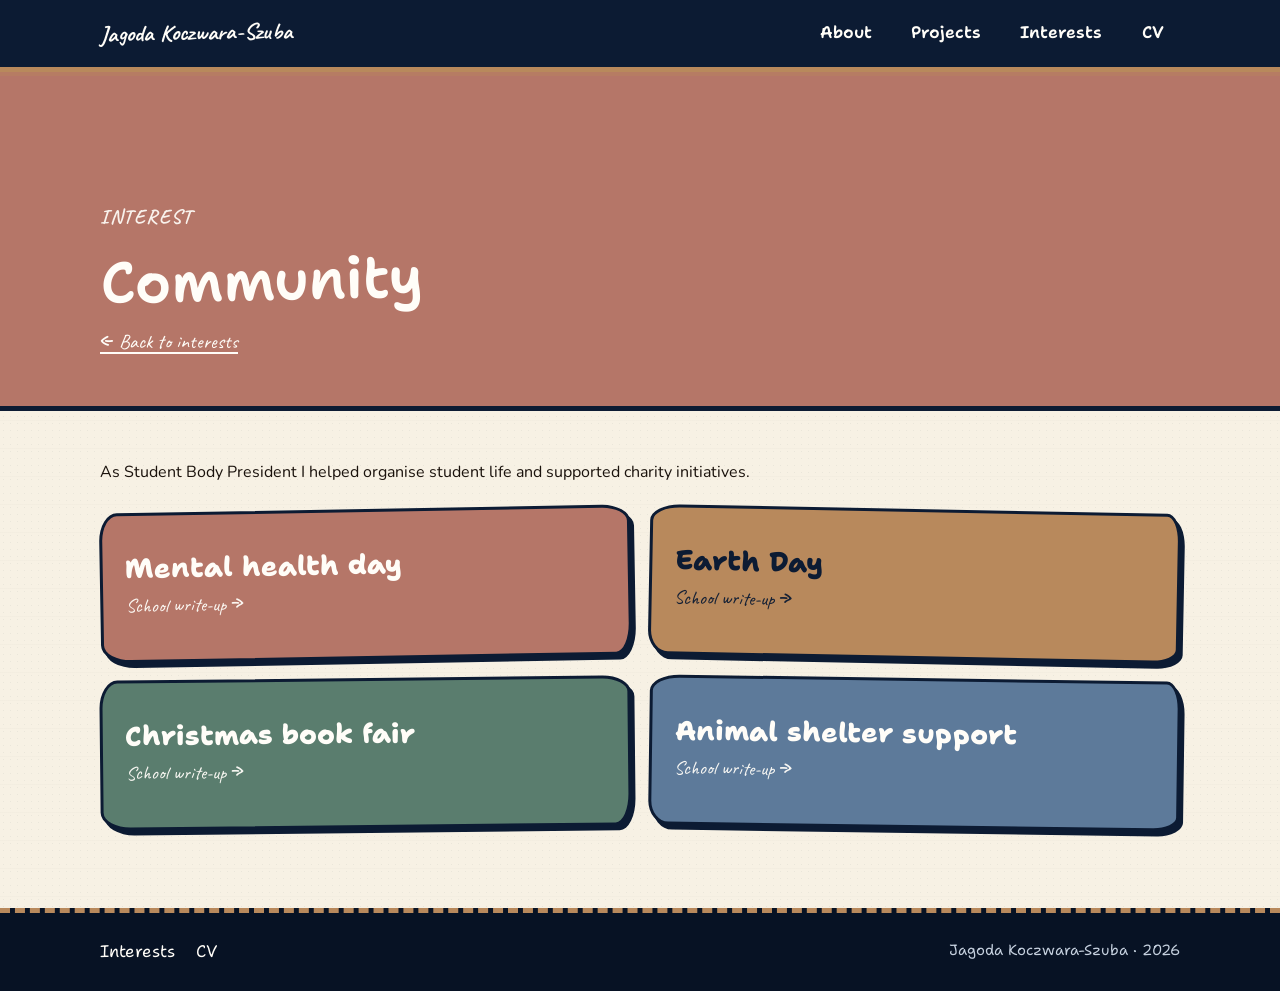
<file: interests/sport.html>
<!DOCTYPE html>
<html lang="en">
<head>
  <meta charset="UTF-8">
  <meta name="viewport" content="width=device-width, initial-scale=1.0">
  <title>Community · Jagoda Koczwara-Szuba</title>
  <link rel="icon" href="../favicon.svg" type="image/svg+xml">
  <link rel="preconnect" href="https://fonts.googleapis.com">
  <link rel="preconnect" href="https://fonts.gstatic.com" crossorigin>
  <link href="https://fonts.googleapis.com/css2?family=Caveat:wght@600;700&family=Nunito:ital,wght@0,400;0,600;0,700;0,800;1,400&family=Shantell+Sans:ital,wght@0,400;0,500;0,600;0,700;0,800;1,400&display=swap" rel="stylesheet">
  <link rel="stylesheet" href="../css/style.css?v=sketch33">
</head>
<body>
  <header class="nav">
    <div class="wrap nav-inner">
      <a class="brand" href="../index.html">Jagoda Koczwara-Szuba</a>
      <button class="nav-toggle" type="button" aria-expanded="false" aria-controls="nav-links" aria-label="Open menu">
        <span></span><span></span><span></span>
      </button>
      <ul class="nav-links" id="nav-links">
        <li><a href="../index.html#about">About</a></li>
        <li><a href="../index.html#projects">Projects</a></li>
        <li><a href="../index.html#interests">Interests</a></li>
        <li><a href="../index.html#cv">CV</a></li>
      </ul>
    </div>
  </header>

  <section class="page-hero page-hero--sport">
    <div class="wrap">
      <p class="eyebrow">Interest</p>
      <h1>Community</h1>
      <p class="back-link"><a href="../index.html#interests">← Back to interests</a></p>
    </div>
  </section>

  <section class="page-content">
    <div class="wrap">
      <p>As Student Body President I helped organise student life and supported charity initiatives.</p>
      <div class="interest-grid interest-grid--two">
        <a class="community-tile community-tile--coral" href="https://liceummalyksiaze.pl/rok-szkolny-2023-2024/dzien-zdrowia-psychicznego/" target="_blank" rel="noopener noreferrer">
          <strong>Mental health day</strong>
          <span>School write-up →</span>
        </a>
        <a class="community-tile community-tile--gold" href="https://liceummalyksiaze.pl/rok-szkolny-2023-2024/22-kwietnia-przypada-swiatowy-dzien-ziemi/" target="_blank" rel="noopener noreferrer">
          <strong>Earth Day</strong>
          <span>School write-up →</span>
        </a>
        <a class="community-tile community-tile--teal" href="https://liceummalyksiaze.pl/rok-szkolny-2023-2024/swiateczne-targi-ksiazki/" target="_blank" rel="noopener noreferrer">
          <strong>Christmas book fair</strong>
          <span>School write-up →</span>
        </a>
        <a class="community-tile community-tile--sky" href="https://liceummalyksiaze.pl/rok-szkolny-2023-2024/licealisci-wsparli-schronisko-dla-psow/" target="_blank" rel="noopener noreferrer">
          <strong>Animal shelter support</strong>
          <span>School write-up →</span>
        </a>
      </div>
    </div>
  </section>

  <footer class="footer">
    <div class="wrap footer-inner">
      <div>
        <a href="../index.html#interests">Interests</a>
        <a href="../index.html#cv">CV</a>
      </div>
      <p>Jagoda Koczwara-Szuba · 2026</p>
    </div>
  </footer>
  <script src="../js/main.js"></script>
</body>
</html>
</file>
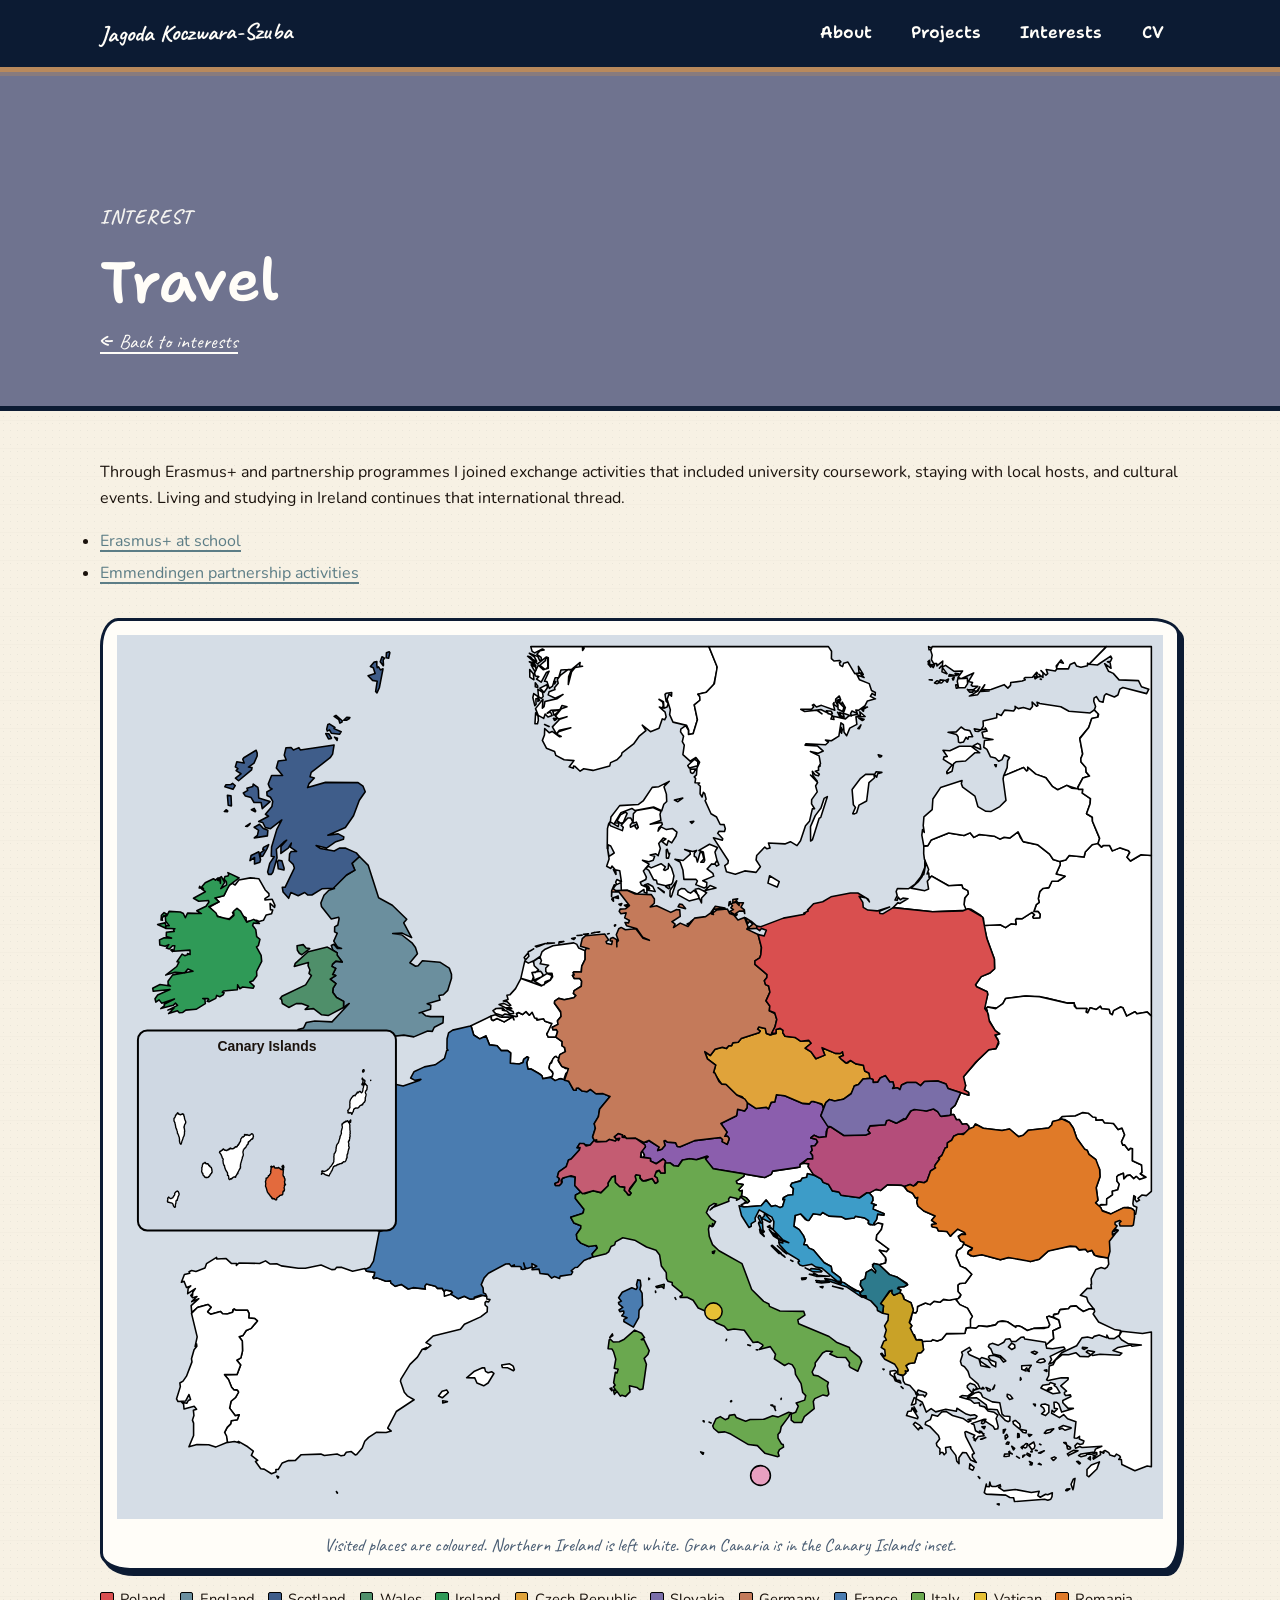
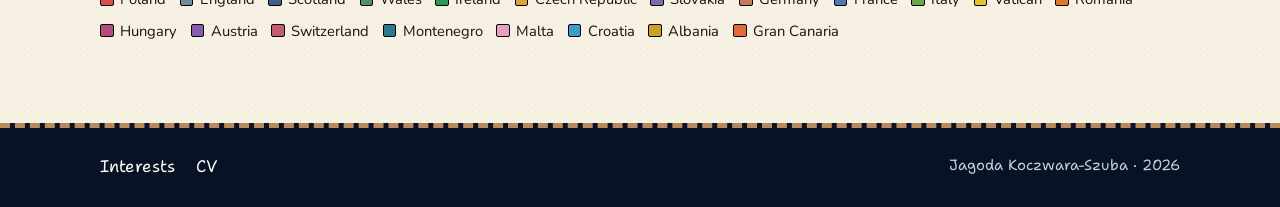
<file: interests/travel.html>
<!DOCTYPE html>
<html lang="en">
<head>
  <meta charset="UTF-8">
  <meta name="viewport" content="width=device-width, initial-scale=1.0">
  <title>Travel · Jagoda Koczwara-Szuba</title>
  <link rel="icon" href="../favicon.svg" type="image/svg+xml">
  <link rel="preconnect" href="https://fonts.googleapis.com">
  <link rel="preconnect" href="https://fonts.gstatic.com" crossorigin>
  <link href="https://fonts.googleapis.com/css2?family=Caveat:wght@600;700&family=Nunito:ital,wght@0,400;0,600;0,700;0,800;1,400&family=Shantell+Sans:ital,wght@0,400;0,500;0,600;0,700;0,800;1,400&display=swap" rel="stylesheet">
  <link rel="stylesheet" href="../css/style.css?v=sketch32">
</head>
<body>
  <header class="nav">
    <div class="wrap nav-inner">
      <a class="brand" href="../index.html">Jagoda Koczwara-Szuba</a>
      <button class="nav-toggle" type="button" aria-expanded="false" aria-controls="nav-links" aria-label="Open menu">
        <span></span><span></span><span></span>
      </button>
      <ul class="nav-links" id="nav-links">
        <li><a href="../index.html#about">About</a></li>
        <li><a href="../index.html#projects">Projects</a></li>
        <li><a href="../index.html#interests">Interests</a></li>
        <li><a href="../index.html#cv">CV</a></li>
      </ul>
    </div>
  </header>

  <section class="page-hero page-hero--travel">
    <div class="wrap">
      <p class="eyebrow">Interest</p>
      <h1>Travel</h1>
      <p class="back-link"><a href="../index.html#interests">← Back to interests</a></p>
    </div>
  </section>

  <section class="page-content">
    <div class="wrap">
      <p>Through Erasmus+ and partnership programmes I joined exchange activities that included university coursework, staying with local hosts, and cultural events. Living and studying in Ireland continues that international thread.</p>
      <ul>
        <li><a href="https://liceummalyksiaze.pl/rok-szkolny-2021-2022/erasmus-2/" target="_blank" rel="noopener noreferrer">Erasmus+ at school</a></li>
        <li><a href="https://www.staedtepartnerschaften-emmendingen.de/aktivitaeten" target="_blank" rel="noopener noreferrer">Emmendingen partnership activities</a></li>
      </ul>
      <figure class="travel-map">
        <img
          src="../images/travel/europe-map.svg?v=2"
          width="900"
          height="760"
          alt="Black and white political map of Europe with black borders. Visited places are coloured: Poland, England, Scotland, Wales, Ireland, Czech Republic, Slovakia, Germany, France, Italy, Vatican, Romania, Hungary, Austria, Switzerland, Montenegro, Malta, Croatia, Albania and Gran Canaria. Northern Ireland is unfilled."
        >
        <figcaption>Visited places are coloured. Northern Ireland is left white. Gran Canaria is in the Canary Islands inset.</figcaption>
      </figure>
      <ul class="travel-legend" aria-label="Visited countries">
        <li><span class="swatch" style="background:#d94f4f"></span>Poland</li>
        <li><span class="swatch" style="background:#6b8f9e"></span>England</li>
        <li><span class="swatch" style="background:#3f5d8a"></span>Scotland</li>
        <li><span class="swatch" style="background:#4f8f6a"></span>Wales</li>
        <li><span class="swatch" style="background:#2f9a57"></span>Ireland</li>
        <li><span class="swatch" style="background:#e0a33a"></span>Czech Republic</li>
        <li><span class="swatch" style="background:#7a6ea8"></span>Slovakia</li>
        <li><span class="swatch" style="background:#c47a5a"></span>Germany</li>
        <li><span class="swatch" style="background:#4a7cb0"></span>France</li>
        <li><span class="swatch" style="background:#6aa84f"></span>Italy</li>
        <li><span class="swatch" style="background:#e6c035"></span>Vatican</li>
        <li><span class="swatch" style="background:#e07a28"></span>Romania</li>
        <li><span class="swatch" style="background:#b44d7a"></span>Hungary</li>
        <li><span class="swatch" style="background:#8b5ead"></span>Austria</li>
        <li><span class="swatch" style="background:#c45c72"></span>Switzerland</li>
        <li><span class="swatch" style="background:#2d7a8c"></span>Montenegro</li>
        <li><span class="swatch" style="background:#e8a0c0"></span>Malta</li>
        <li><span class="swatch" style="background:#3d9cc8"></span>Croatia</li>
        <li><span class="swatch" style="background:#c9a227"></span>Albania</li>
        <li><span class="swatch" style="background:#e36a3d"></span>Gran Canaria</li>
      </ul>
    </div>
  </section>

  <footer class="footer">
    <div class="wrap footer-inner">
      <div>
        <a href="../index.html#interests">Interests</a>
        <a href="../index.html#cv">CV</a>
      </div>
      <p>Jagoda Koczwara-Szuba · 2026</p>
    </div>
  </footer>
  <script src="../js/main.js"></script>
</body>
</html>
</file>
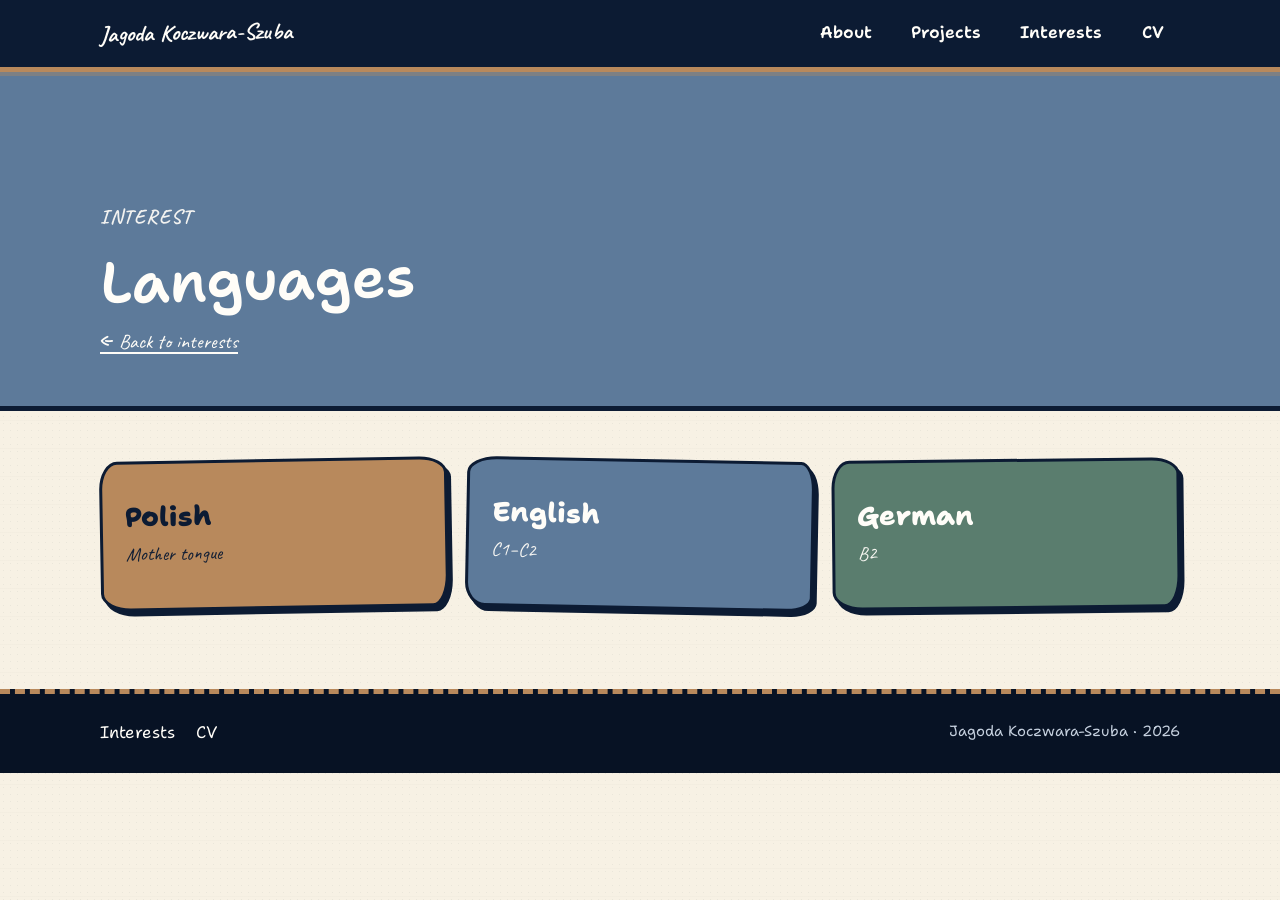
<file: interests/writing.html>
<!DOCTYPE html>
<html lang="en">
<head>
  <meta charset="UTF-8">
  <meta name="viewport" content="width=device-width, initial-scale=1.0">
  <title>Languages · Jagoda Koczwara-Szuba</title>
  <link rel="icon" href="../favicon.svg" type="image/svg+xml">
  <link rel="preconnect" href="https://fonts.googleapis.com">
  <link rel="preconnect" href="https://fonts.gstatic.com" crossorigin>
  <link href="https://fonts.googleapis.com/css2?family=Caveat:wght@600;700&family=Nunito:ital,wght@0,400;0,600;0,700;0,800;1,400&family=Shantell+Sans:ital,wght@0,400;0,500;0,600;0,700;0,800;1,400&display=swap" rel="stylesheet">
  <link rel="stylesheet" href="../css/style.css?v=sketch25">
</head>
<body>
  <header class="nav">
    <div class="wrap nav-inner">
      <a class="brand" href="../index.html">Jagoda Koczwara-Szuba</a>
      <button class="nav-toggle" type="button" aria-expanded="false" aria-controls="nav-links" aria-label="Open menu">
        <span></span><span></span><span></span>
      </button>
      <ul class="nav-links" id="nav-links">
        <li><a href="../index.html#about">About</a></li>
        <li><a href="../index.html#projects">Projects</a></li>
        <li><a href="../index.html#interests">Interests</a></li>
        <li><a href="../index.html#cv">CV</a></li>
      </ul>
    </div>
  </header>

  <section class="page-hero page-hero--writing">
    <div class="wrap">
      <p class="eyebrow">Interest</p>
      <h1>Languages</h1>
      <p class="back-link"><a href="../index.html#interests">← Back to interests</a></p>
    </div>
  </section>

  <section class="page-content">
    <div class="wrap">
      <div class="interest-grid">
        <div class="language-tile language-tile--gold">
          <strong>Polish</strong>
          <span>Mother tongue</span>
        </div>
        <div class="language-tile language-tile--sky">
          <strong>English</strong>
          <span>C1–C2</span>
        </div>
        <div class="language-tile language-tile--teal">
          <strong>German</strong>
          <span>B2</span>
        </div>
      </div>
    </div>
  </section>

  <footer class="footer">
    <div class="wrap footer-inner">
      <div>
        <a href="../index.html#interests">Interests</a>
        <a href="../index.html#cv">CV</a>
      </div>
      <p>Jagoda Koczwara-Szuba · 2026</p>
    </div>
  </footer>
  <script src="../js/main.js"></script>
</body>
</html>
</file>
<file: css/style.css>
@import url("https://fonts.googleapis.com/css2?family=Caveat:wght@600;700&family=Nunito:ital,wght@0,400;0,600;0,700;0,800;1,400&family=Shantell+Sans:ital,wght@0,400;0,500;0,600;0,700;0,800;1,400&display=swap");

:root {
  --navy: #0c1b33;
  --navy-deep: #071224;
  --navy-mid: #1a3358;
  --steel: #3d5a80;
  --ice: #e8edf1;
  --paper: #f7f1e4;
  --white: #fffdf8;
  --ink: #1a120c;
  --muted: #4a5d73;
  --line: #c9d4e3;
  --line-strong: #9aacc4;
  --focus: #5c7d86;

  --berry: #5c7d86;
  --berry-deep: #456169;
  --sky: #5d7a9a;
  --teal: #5a7d6e;
  --gold: #b8895c;
  --coral: #b57668;
  --violet: #6f738f;
  --peach: #f4ead8;
  --mint: #e4efe6;
  --cream: #f3efe6;

  --font: "Nunito", "Segoe UI", "Helvetica Neue", Arial, sans-serif;
  --font-sketch: "Shantell Sans", "Nunito", cursive;
  --font-doodle: "Caveat", "Shantell Sans", cursive;
  --max: 1080px;
  --nav-h: 72px;
  --radius: 18px 28px 16px 30px / 28px 16px 32px 18px;
  --radius-alt: 30px 14px 26px 20px / 16px 28px 14px 24px;
  --ink-border: 3px solid var(--navy);
  --sketch-shadow: 4px 5px 0 var(--navy);
}

*,
*::before,
*::after {
  box-sizing: border-box;
  margin: 0;
  padding: 0;
}

html {
  scroll-behavior: smooth;
  scroll-padding-top: var(--nav-h);
}

body {
  font-family: var(--font);
  color: var(--ink);
  background-color: var(--paper);
  background-image:
    radial-gradient(rgba(12, 27, 51, 0.05) 0.7px, transparent 0.8px),
    repeating-linear-gradient(
      0deg,
      transparent,
      transparent 27px,
      rgba(12, 27, 51, 0.03) 28px
    );
  background-size: 7px 7px, 100% 28px;
  line-height: 1.65;
  min-height: 100vh;
}

img {
  max-width: 100%;
  display: block;
}

a {
  color: var(--berry);
  text-decoration-thickness: 2px;
  text-underline-offset: 4px;
  text-decoration-skip-ink: auto;
}

a:hover {
  color: var(--berry-deep);
}

:focus-visible {
  outline: 3px dashed var(--focus);
  outline-offset: 4px;
}

.wrap {
  width: min(var(--max), calc(100% - 2.5rem));
  margin-inline: auto;
}

.wrap--art {
  width: min(680px, calc(100% - 5rem));
}

.skip-link {
  position: absolute;
  left: 1rem;
  top: -80px;
  z-index: 1000;
  background: var(--berry);
  color: var(--white);
  padding: 0.5rem 0.8rem;
  font-family: var(--font-sketch);
}

.skip-link:focus {
  top: 0.75rem;
}

/* ---------- Nav ---------- */
.nav {
  position: sticky;
  top: 0;
  z-index: 50;
  height: var(--nav-h);
  background: var(--navy);
  color: var(--white);
  border-bottom: 5px solid var(--gold);
  box-shadow: 0 4px 0 rgba(184, 137, 92, 0.35);
}

.nav-inner {
  height: 100%;
  display: flex;
  align-items: center;
  justify-content: space-between;
  gap: 1.5rem;
}

.brand {
  color: var(--white);
  text-decoration: none;
  font-family: var(--font-doodle);
  font-weight: 700;
  letter-spacing: 0.01em;
  font-size: 1.45rem;
  white-space: nowrap;
  transform: rotate(-1deg);
}

.brand:hover {
  color: var(--gold);
}

.nav-links {
  display: flex;
  list-style: none;
  gap: 0.4rem;
}

.nav-links a {
  color: var(--white);
  text-decoration: none;
  padding: 0.4rem 0.9rem;
  font-size: 1.05rem;
  font-family: var(--font-sketch);
  font-weight: 600;
  border: 2px solid transparent;
  border-radius: var(--radius);
}

.nav-links a:hover,
.nav-links a.is-active {
  background: var(--gold);
  color: var(--navy);
  border-color: var(--white);
}

.nav-toggle {
  display: none;
  width: 44px;
  height: 44px;
  background: transparent;
  border: 3px solid var(--white);
  border-radius: 40% 60% 45% 55% / 55% 40% 60% 45%;
  color: var(--white);
  cursor: pointer;
}

.nav-toggle span {
  display: block;
  width: 18px;
  height: 3px;
  margin: 4px auto;
  background: var(--white);
  border-radius: 4px;
}

/* ---------- Sections ---------- */
.section {
  padding: 5.5rem 0;
  scroll-margin-top: var(--nav-h);
}

.section + .section {
  border-top: 3px dashed rgba(12, 27, 51, 0.18);
}

.section--ice {
  background: color-mix(in srgb, var(--ice) 86%, var(--paper));
}

.section--peach {
  background: color-mix(in srgb, var(--peach) 90%, var(--paper));
}

.section--mint {
  background: color-mix(in srgb, var(--mint) 88%, var(--paper));
}

.section--navy {
  background: var(--navy);
  color: var(--white);
}

.eyebrow {
  font-family: var(--font-doodle);
  font-size: 1.25rem;
  letter-spacing: 0.08em;
  text-transform: uppercase;
  color: var(--berry);
  font-weight: 700;
  margin-bottom: 0.35rem;
}

.section--ice .eyebrow {
  color: var(--sky);
}

.section--mint .eyebrow {
  color: var(--teal);
}

.section--navy .eyebrow {
  color: var(--gold);
}

h1,
h2,
h3 {
  font-family: var(--font-sketch);
  line-height: 1.15;
  font-weight: 700;
}

h1 {
  font-size: clamp(2.4rem, 5vw, 3.6rem);
  margin-bottom: 0.75rem;
  transform: rotate(-0.6deg);
  font-weight: 600;
}

h2 {
  font-size: clamp(2rem, 3.4vw, 2.6rem);
  margin-bottom: 1.5rem;
  display: inline-block;
  transform: rotate(-0.4deg);
  background-image: url("data:image/svg+xml,%3Csvg xmlns='http://www.w3.org/2000/svg' viewBox='0 0 200 12' preserveAspectRatio='none'%3E%3Cpath d='M2 8 Q 40 2 80 7 T 160 6 T 198 8' fill='none' stroke='%23b8895c' stroke-width='3' stroke-linecap='round'/%3E%3C/svg%3E");
  background-repeat: no-repeat;
  background-position: left 92%;
  background-size: 100% 10px;
  padding-bottom: 0.35rem;
}

h3 {
  font-size: 1.35rem;
}

.lede {
  font-size: 1.15rem;
  color: var(--muted);
  max-width: 42rem;
}

.lede + .lede,
.intro {
  margin-top: 1.1rem;
  max-width: 42rem;
  color: var(--muted);
}

.section-intro {
  margin-bottom: 1.75rem;
}

.back-link {
  margin-top: 1.25rem;
  font-family: var(--font-doodle);
  font-size: 1.25rem;
}

.section--navy .lede {
  color: #d5deea;
}

.section--navy h2 {
  background-image: url("data:image/svg+xml,%3Csvg xmlns='http://www.w3.org/2000/svg' viewBox='0 0 200 12' preserveAspectRatio='none'%3E%3Cpath d='M2 8 Q 40 2 80 7 T 160 6 T 198 8' fill='none' stroke='%23b8895c' stroke-width='3' stroke-linecap='round'/%3E%3C/svg%3E");
}

/* ---------- About ---------- */
.about-grid {
  display: grid;
  grid-template-columns: 220px 1fr;
  gap: 2.75rem;
  align-items: start;
}

.portrait {
  position: relative;
  width: 100%;
  aspect-ratio: 3 / 4;
  background: var(--berry);
  overflow: hidden;
  border: 5px solid var(--navy);
  border-radius: 48% 52% 46% 54% / 42% 48% 52% 58%;
  box-shadow: 6px 7px 0 var(--gold);
  transform: rotate(-2deg);
}

.portrait img {
  position: absolute;
  inset: 0;
  width: 100%;
  height: 100%;
  object-fit: cover;
  object-position: 50% 50%;
  display: block;
}

.facts {
  display: grid;
  grid-template-columns: repeat(3, minmax(0, 1fr));
  gap: 1rem;
  margin-top: 2rem;
  padding-top: 1.5rem;
  border-top: 3px dashed rgba(12, 27, 51, 0.2);
}

.facts dt {
  font-family: var(--font-doodle);
  font-size: 1.1rem;
  letter-spacing: 0.06em;
  text-transform: uppercase;
  color: var(--berry);
  font-weight: 700;
}

.facts dd {
  margin-top: 0.25rem;
  font-weight: 700;
}

/* ---------- Projects ---------- */
.project-list {
  display: grid;
  gap: 1.4rem;
}

.project-card {
  display: grid;
  grid-template-columns: 1fr auto;
  gap: 1.5rem;
  padding: 1.6rem 1.7rem;
  background: var(--white);
  border: var(--ink-border);
  border-radius: var(--radius);
  box-shadow: var(--sketch-shadow);
  color: inherit;
  text-decoration: none;
  transform: rotate(-0.5deg);
}

.project-card:nth-child(even) {
  border-radius: var(--radius-alt);
  transform: rotate(0.55deg);
}

.project-card--sky {
  box-shadow: 4px 5px 0 var(--sky);
}

.project-card--teal {
  box-shadow: 4px 5px 0 var(--teal);
}

.project-card--coral {
  box-shadow: 4px 5px 0 var(--coral);
}

.project-card:hover {
  color: inherit;
  transform: rotate(0deg) translate(-2px, -3px);
}

.project-card .eyebrow {
  margin-bottom: 0.35rem;
}

.project-card p {
  color: var(--muted);
  margin-top: 0.55rem;
  max-width: 40rem;
}

.tags {
  display: flex;
  flex-wrap: wrap;
  gap: 0.5rem;
  align-content: start;
  justify-content: flex-end;
}

.tag {
  border: 2px solid var(--navy);
  color: var(--navy);
  background: #d7e4f0;
  padding: 0.22rem 0.65rem;
  font-size: 0.82rem;
  font-family: var(--font-sketch);
  font-weight: 700;
  letter-spacing: 0.02em;
  text-transform: uppercase;
  white-space: nowrap;
  border-radius: 40% 60% 50% 50% / 50% 40% 60% 50%;
  transform: rotate(-2deg);
}

.tag:nth-child(2) {
  transform: rotate(2deg);
}

.tag:nth-child(3) {
  transform: rotate(-1deg);
}

.project-card--teal .tag {
  background: #d5eadc;
}

.project-card--coral .tag {
  background: #f3ddd6;
}

/* ---------- Interests ---------- */
.interest-grid {
  display: grid;
  grid-template-columns: repeat(3, minmax(0, 1fr));
  gap: 1.15rem;
}

.interest-grid--two {
  grid-template-columns: repeat(2, minmax(0, 1fr));
}

.interest-btn {
  display: flex;
  flex-direction: column;
  justify-content: space-between;
  min-height: 168px;
  padding: 1.35rem 1.4rem;
  background: var(--berry);
  border: var(--ink-border);
  color: var(--white);
  text-decoration: none;
  border-radius: var(--radius);
  box-shadow: var(--sketch-shadow);
  font-family: var(--font-sketch);
  transform: rotate(-1deg);
}

.interest-btn:nth-child(even) {
  transform: rotate(1.1deg);
  border-radius: var(--radius-alt);
}

.interest-btn--berry { background: var(--berry); }
.interest-btn--gold { background: var(--gold); color: var(--navy); }
.interest-btn--teal { background: var(--teal); }
.interest-btn--coral { background: var(--coral); }
.interest-btn--sky { background: var(--sky); }
.interest-btn--violet { background: var(--violet); }

.interest-btn:hover {
  background: var(--navy);
  color: var(--white);
  transform: rotate(0deg) scale(1.03);
}

.interest-btn strong {
  font-size: 1.55rem;
  font-weight: 800;
}

.interest-btn span {
  font-size: 1.05rem;
  font-family: var(--font-doodle);
  opacity: 0.95;
}

.language-tile,
.community-tile {
  display: flex;
  flex-direction: column;
  justify-content: center;
  gap: 0.4rem;
  min-height: 150px;
  padding: 1.35rem 1.4rem;
  border: var(--ink-border);
  border-radius: var(--radius);
  box-shadow: var(--sketch-shadow);
  font-family: var(--font-sketch);
  color: var(--white);
  transform: rotate(-1deg);
}

.language-tile:nth-child(even),
.community-tile:nth-child(even) {
  transform: rotate(1.1deg);
  border-radius: var(--radius-alt);
}

.language-tile:nth-child(3),
.community-tile:nth-child(3) {
  transform: rotate(-0.6deg);
}

.community-tile:nth-child(4) {
  transform: rotate(0.8deg);
}

.language-tile--gold,
.community-tile--gold { background: var(--gold); color: var(--navy); }
.language-tile--sky,
.community-tile--sky { background: var(--sky); }
.language-tile--teal,
.community-tile--teal { background: var(--teal); }
.community-tile--coral { background: var(--coral); }

.language-tile strong,
.community-tile strong {
  font-size: 1.7rem;
  font-weight: 800;
  line-height: 1.15;
}

.language-tile span,
.community-tile span {
  font-size: 1.2rem;
  font-family: var(--font-doodle);
  opacity: 0.95;
}

.community-tile {
  text-decoration: none;
}

.community-tile:hover {
  background: var(--navy);
  color: var(--white);
  transform: rotate(0deg) scale(1.03);
}

/* ---------- CV ---------- */
.cv-sheet {
  background: var(--white);
  border: var(--ink-border);
  border-radius: var(--radius);
  color: var(--ink);
  box-shadow: 6px 7px 0 var(--gold);
  overflow: hidden;
  transform: rotate(-0.35deg);
}

.cv-header {
  background: var(--berry);
  color: var(--white);
  padding: 1.6rem 1.8rem;
  border-bottom: 4px dashed rgba(255, 255, 255, 0.35);
}

.cv-header h2 {
  margin-bottom: 0.35rem;
  transform: none;
  background-image: none;
}

.cv-header p {
  color: #e4ecee;
}

.cv-body {
  padding: 1.8rem;
  background-image: repeating-linear-gradient(
    transparent,
    transparent 27px,
    rgba(92, 125, 134, 0.12) 28px
  );
}

.cv-block + .cv-block {
  margin-top: 1.8rem;
  padding-top: 1.5rem;
  border-top: 3px dashed rgba(12, 27, 51, 0.18);
}

.cv-block h3 {
  font-family: var(--font-doodle);
  letter-spacing: 0.06em;
  text-transform: uppercase;
  font-size: 1.2rem;
  color: var(--berry);
  margin-bottom: 1rem;
}

.cv-entry + .cv-entry {
  margin-top: 1.15rem;
}

.cv-entry header {
  display: flex;
  justify-content: space-between;
  gap: 1rem;
  flex-wrap: wrap;
}

.cv-entry .role {
  color: var(--muted);
  font-size: 0.95rem;
}

.cv-entry ul {
  margin: 0.5rem 0 0 1.15rem;
  color: var(--muted);
}

.cv-actions {
  margin-top: 1.5rem;
}

.btn {
  display: inline-flex;
  align-items: center;
  gap: 0.45rem;
  padding: 0.75rem 1.2rem;
  border: var(--ink-border);
  background: var(--gold);
  color: var(--navy);
  text-decoration: none;
  font-weight: 800;
  font-family: var(--font-sketch);
  font-size: 1.05rem;
  border-radius: 40% 60% 45% 55% / 50% 40% 60% 50%;
  box-shadow: 4px 4px 0 var(--white);
  transform: rotate(-1deg);
}

.btn:hover {
  background: var(--white);
  color: var(--navy);
  transform: rotate(1deg) translate(-1px, -2px);
}

.btn-ghost {
  background: transparent;
  color: var(--navy);
}

.btn-ghost:hover {
  background: var(--navy);
  color: var(--white);
}

.section--navy .btn {
  background: var(--gold);
  color: var(--navy);
  border-color: var(--white);
}

.section--navy .btn:hover {
  background: var(--white);
  color: var(--navy);
  border-color: var(--white);
}

/* ---------- Interest pages ---------- */
.page-hero {
  padding: calc(var(--nav-h) + 3.5rem) 0 3rem;
  background: var(--berry);
  color: var(--white);
  border-bottom: 5px solid var(--navy);
}

.page-hero--photography { background: var(--berry); }
.page-hero--reading { background: var(--gold); color: var(--navy); }
.page-hero--music { background: var(--teal); }
.page-hero--sport { background: var(--coral); }
.page-hero--writing { background: var(--sky); }
.page-hero--travel { background: var(--violet); }
.page-hero--art-2d { background: var(--gold); color: var(--navy); }
.page-hero--art-3d { background: var(--navy-mid); }

.page-hero a {
  color: inherit;
}

.page-hero .eyebrow,
.page-hero .lede {
  color: inherit;
  opacity: 0.92;
}

.page-hero h1 {
  transform: rotate(-1.2deg);
}

.page-content {
  padding: 3rem 0 5rem;
}

.page-content p + p,
.page-content ul {
  margin-top: 1rem;
}

.page-content p + .interest-grid {
  margin-top: 1.5rem;
}

.page-content li + li {
  margin-top: 0.35rem;
}

.page-content .travel-legend li + li {
  margin-top: 0;
}

.travel-map {
  margin-top: 2rem;
  background: var(--white);
  border: var(--ink-border);
  border-radius: var(--radius);
  padding: 0.85rem 0.85rem 0.5rem;
  box-shadow: var(--sketch-shadow);
  overflow: hidden;
}

.travel-map img {
  width: 100%;
  max-width: 100%;
  height: auto;
  background: #d5dde6;
}

.travel-map figcaption {
  margin-top: 0.7rem;
  font-family: var(--font-doodle);
  font-size: 1.15rem;
  color: var(--muted);
  text-align: center;
}

.travel-legend {
  display: flex;
  flex-wrap: wrap;
  gap: 0.45rem 0.85rem;
  list-style: none;
  margin-top: 1.15rem;
  padding: 0;
  font-size: 0.92rem;
  color: var(--ink);
}

.travel-legend li {
  display: inline-flex;
  align-items: center;
  gap: 0.4rem;
}

.travel-legend .swatch {
  width: 0.85rem;
  height: 0.85rem;
  border: 1.5px solid #000;
  border-radius: 2px;
  flex: 0 0 auto;
}

.placeholder-box {
  margin-top: 2rem;
  min-height: 180px;
  border: 3px dashed var(--navy);
  background: var(--peach);
  display: grid;
  place-items: center;
  color: var(--muted);
  text-align: center;
  padding: 1.5rem;
  border-radius: var(--radius);
  font-family: var(--font-doodle);
  font-size: 1.35rem;
  transform: rotate(-0.6deg);
  box-shadow: 4px 4px 0 rgba(12, 27, 51, 0.12);
}

.page-content h2 {
  margin-top: 2.5rem;
}

.book-grid {
  display: grid;
  grid-template-columns: repeat(2, minmax(0, 1fr));
  gap: 1.35rem 1.15rem;
  list-style: none;
  padding: 0.4rem 0.5rem 0.75rem 0.1rem;
}

.book-card {
  position: relative;
  min-width: 0;
  padding: 0;
  border: var(--ink-border);
  border-radius: var(--radius);
  box-shadow: var(--sketch-shadow);
  background: var(--white);
  overflow: hidden;
  display: flex;
  flex-direction: column;
  transform: rotate(-1deg);
}

.book-card:nth-child(even) {
  transform: rotate(1deg);
  border-radius: var(--radius-alt);
}

.book-card:nth-child(3n) {
  transform: rotate(-0.6deg);
}

.book-card__cover {
  width: 100%;
  aspect-ratio: 2 / 3;
  object-fit: cover;
  object-position: center top;
  display: block;
  background: var(--peach);
}

.book-card__meta {
  padding: 0.7rem 0.85rem 0.9rem;
  background: var(--white);
}

.book-card__title {
  font-family: var(--font-sketch);
  font-size: 1.02rem;
  font-weight: 700;
  font-style: normal;
  line-height: 1.3;
  color: var(--navy);
  display: block;
}

.book-card__author {
  font-family: var(--font-doodle);
  font-size: 1.15rem;
  color: var(--muted);
  margin-top: 0.35rem;
  display: block;
}

/* ---------- Protected art gallery ---------- */
.art-gallery {
  display: grid;
  grid-template-columns: 1fr 1fr;
  gap: 1.25rem;
  margin-top: 1.75rem;
  user-select: none;
  -webkit-user-select: none;
}

.art-frame {
  position: relative;
  display: flex;
  flex-direction: column;
  margin: 0;
  border: var(--ink-border);
  border-radius: var(--radius);
  box-shadow: var(--sketch-shadow);
  background: var(--white);
  overflow: hidden;
  transform: rotate(-0.5deg);
}

.art-frame:nth-child(even) {
  transform: rotate(0.6deg);
  border-radius: var(--radius-alt);
}

.art-frame--tall {
  grid-row: span 2;
}

.art-frame--wide {
  grid-column: 1 / -1;
}

.art-frame--padded {
  background: transparent;
}

.art-frame--padded .art-frame__image {
  width: calc(100% - 2.5rem);
  margin: 1.25rem auto 0.35rem;
}

.art-frame__image {
  display: block;
  width: 100%;
  height: auto;
  pointer-events: none;
  -webkit-user-drag: none;
  user-select: none;
}

.art-frame--cover {
  height: 100%;
}

.art-frame--cover .art-frame__image {
  flex: 1;
  height: 100%;
  min-height: 0;
  object-fit: cover;
  object-position: center;
}

.art-frame__shield {
  position: absolute;
  inset: 0;
  z-index: 2;
  background-image: url("data:image/svg+xml,%3Csvg xmlns='http://www.w3.org/2000/svg' width='220' height='90'%3E%3Ctext x='10' y='52' fill='rgba(12,27,51,0.14)' font-size='16' font-family='Georgia,serif' transform='rotate(-18 110 45)'%3EJagoda Koczwara-Szuba%3C/text%3E%3C/svg%3E");
  background-repeat: repeat;
  cursor: default;
}

.art-frame figcaption {
  position: relative;
  z-index: 3;
  margin-top: auto;
  padding: 0.55rem 0.8rem 0.7rem;
  font-family: var(--font-doodle);
  font-size: 1.15rem;
  background: var(--white);
}

.art-frame--padded figcaption {
  background: transparent;
}

/* ---------- Footer ---------- */
.footer {
  background: var(--navy-deep);
  color: #c5d0de;
  padding: 1.6rem 0;
  font-size: 0.92rem;
  border-top: 5px dashed var(--gold);
  font-family: var(--font-sketch);
}

.footer-inner {
  display: flex;
  justify-content: space-between;
  gap: 1rem;
  flex-wrap: wrap;
}

.footer a {
  color: var(--white);
  text-decoration: none;
  margin-right: 1rem;
  font-size: 1.05rem;
}

.footer a:hover {
  color: var(--gold);
  text-decoration: underline;
  text-decoration-style: wavy;
}

/* ---------- Mobile ---------- */
@media (max-width: 800px) {
  .about-grid,
  .project-card {
    grid-template-columns: 1fr;
  }

  .portrait {
    max-width: 220px;
  }

  .facts,
  .interest-grid,
  .interest-grid--two,
  .art-gallery {
    grid-template-columns: 1fr;
  }

  .book-grid {
    grid-template-columns: repeat(2, minmax(0, 1fr));
  }

  .art-frame--tall {
    grid-row: auto;
  }

  .tags {
    justify-content: flex-start;
  }

  .nav-toggle {
    display: inline-block;
    flex-shrink: 0;
  }

  .brand {
    font-size: 1.2rem;
    white-space: normal;
    line-height: 1.2;
  }

  .nav-links {
    display: none;
    position: absolute;
    top: var(--nav-h);
    left: 0;
    right: 0;
    width: 100%;
    background: var(--navy-deep);
    flex-direction: column;
    padding: 0.75rem 1.25rem 1.1rem;
    border-bottom: 4px dashed var(--gold);
  }

  body.nav-open .nav-links {
    display: flex;
  }

  .project-card,
  .project-card:nth-child(even),
  .interest-btn,
  .interest-btn:nth-child(even),
  .language-tile,
  .language-tile:nth-child(even),
  .language-tile:nth-child(3),
  .community-tile,
  .community-tile:nth-child(even),
  .community-tile:nth-child(3),
  .community-tile:nth-child(4),
  .cv-sheet {
    transform: none;
  }
}
</file>
